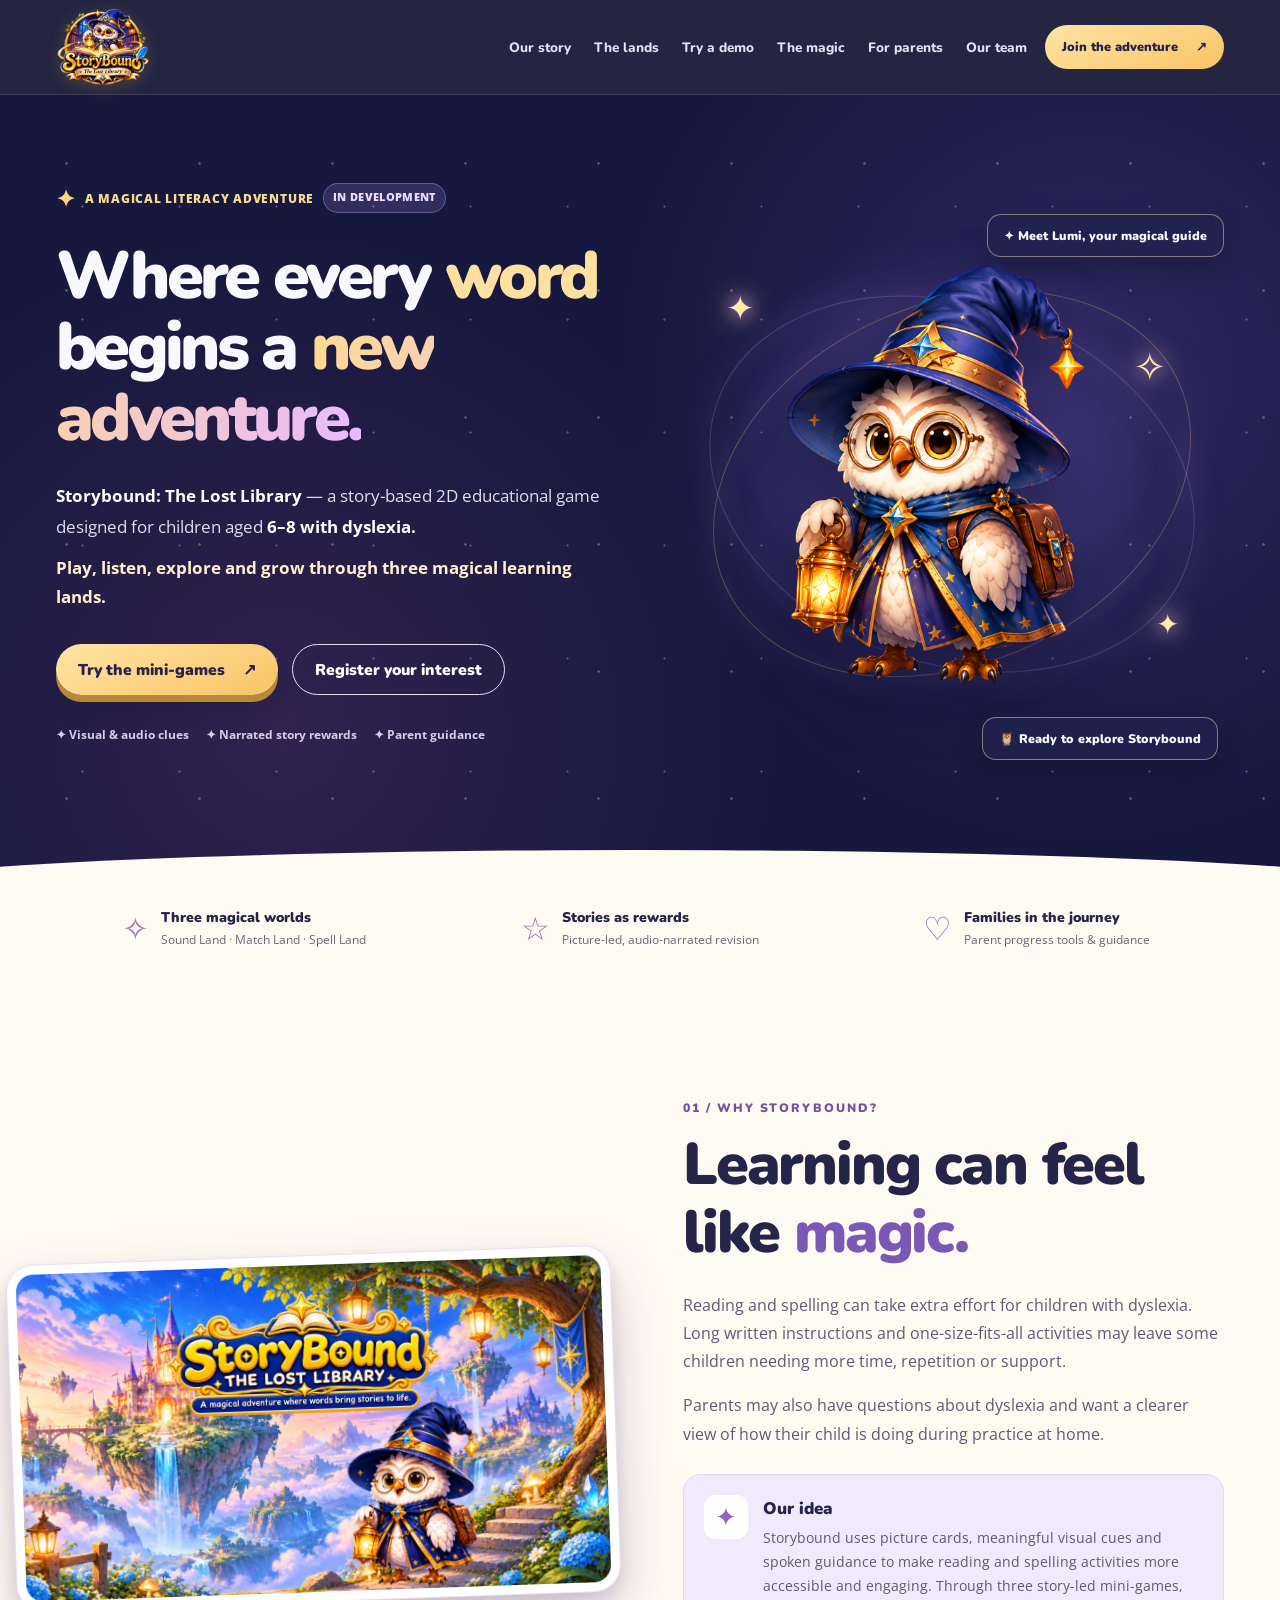
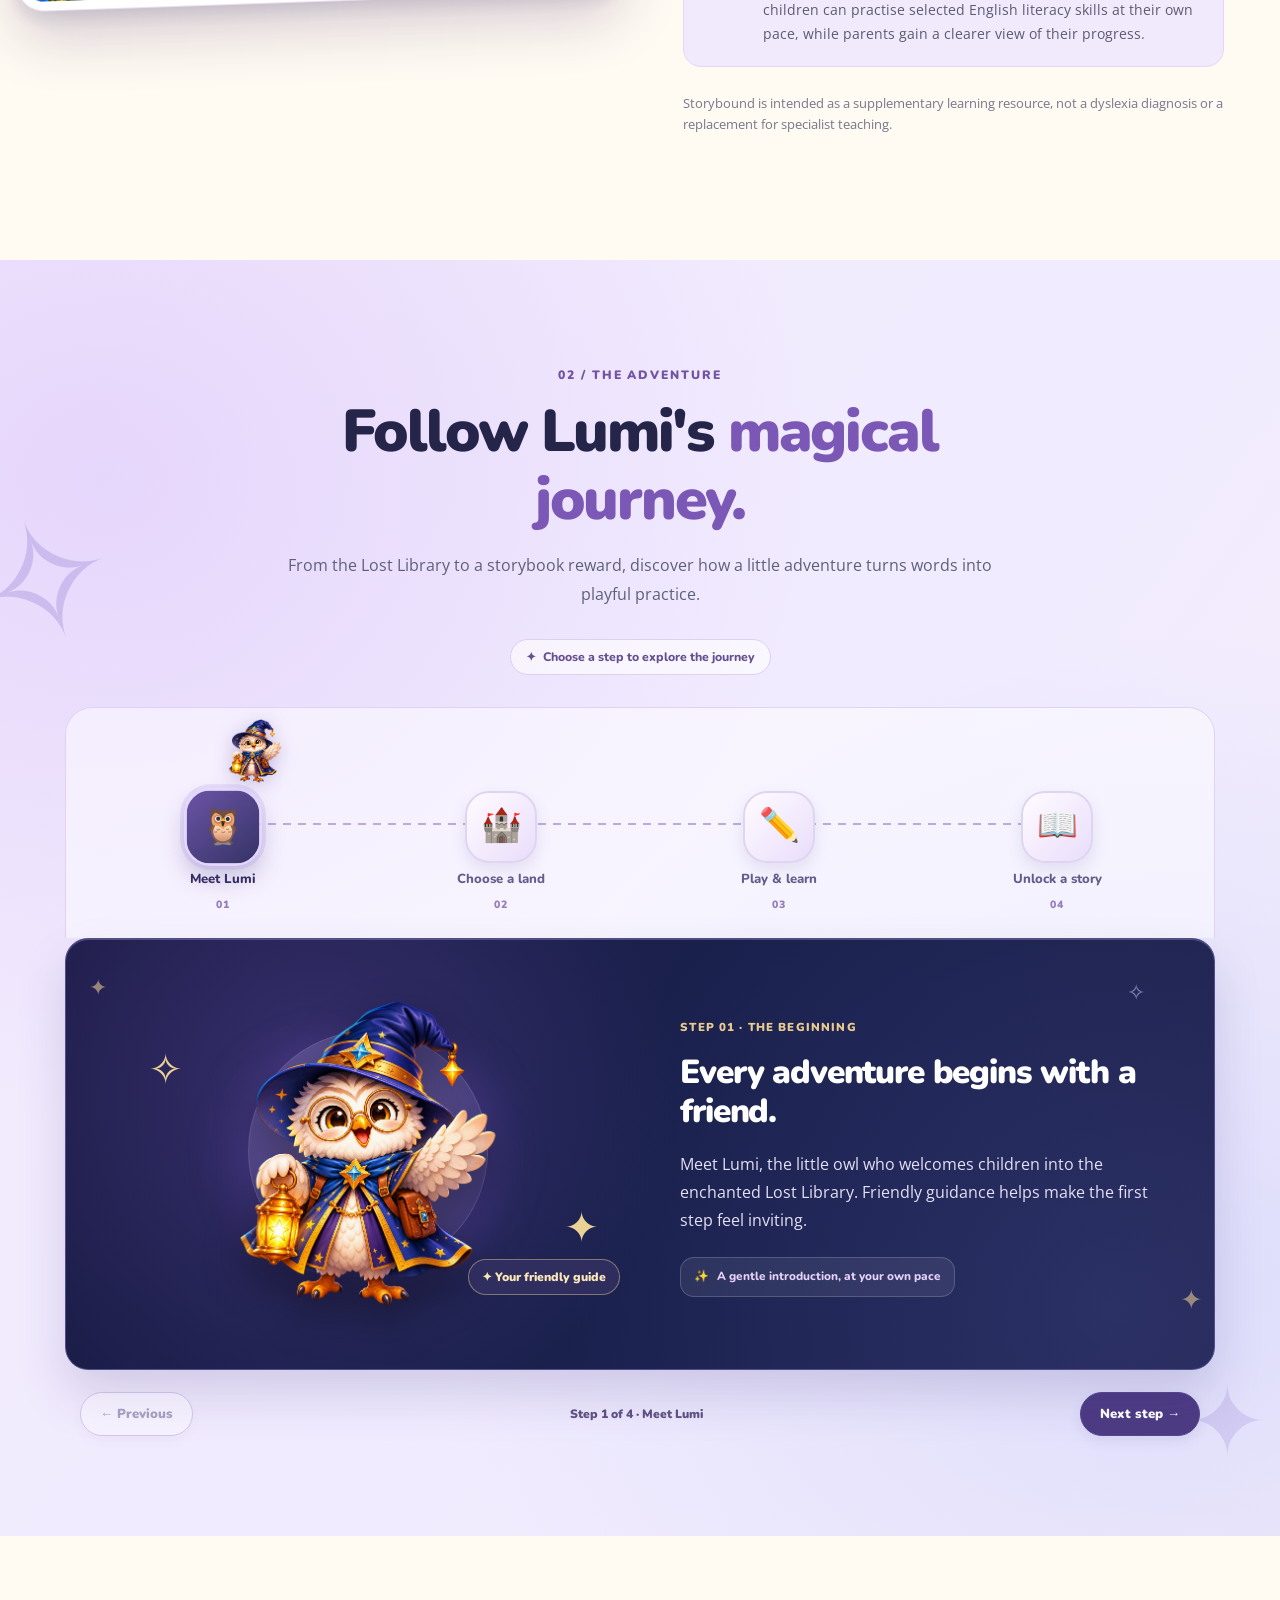
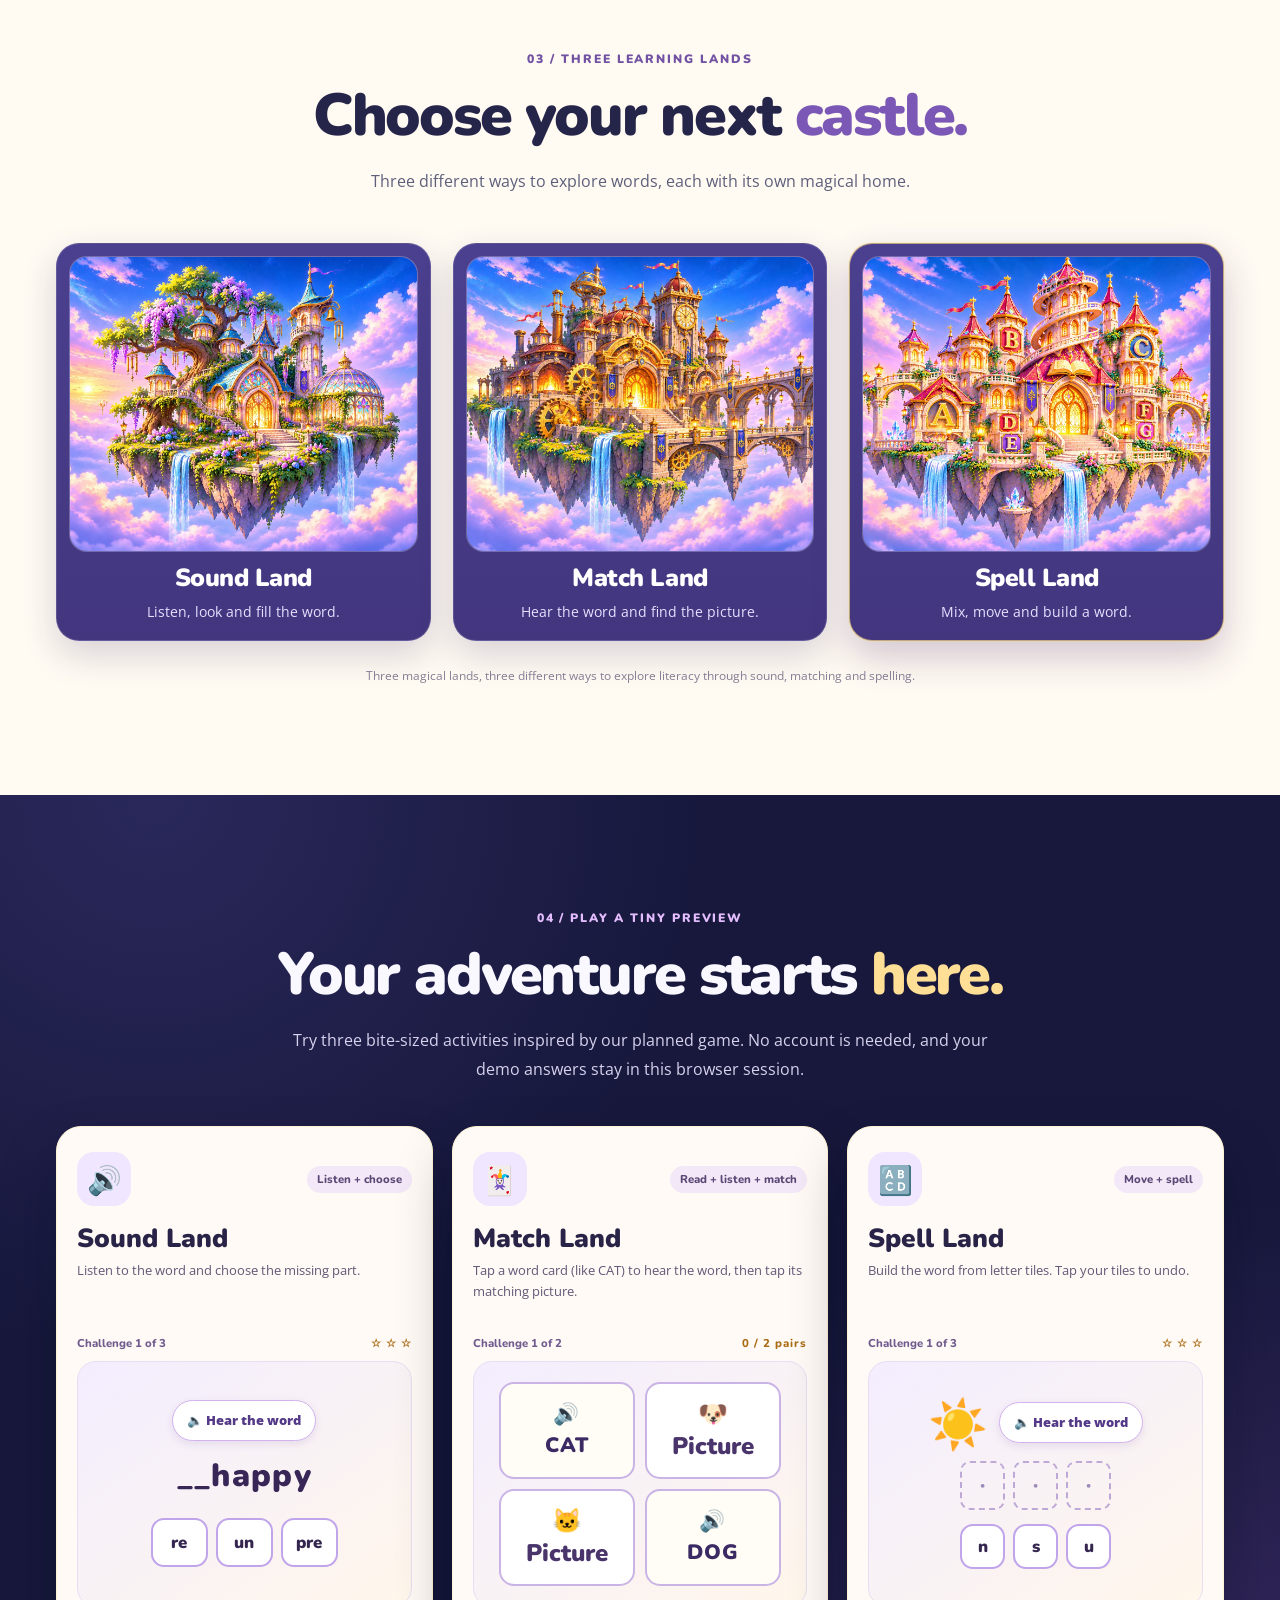
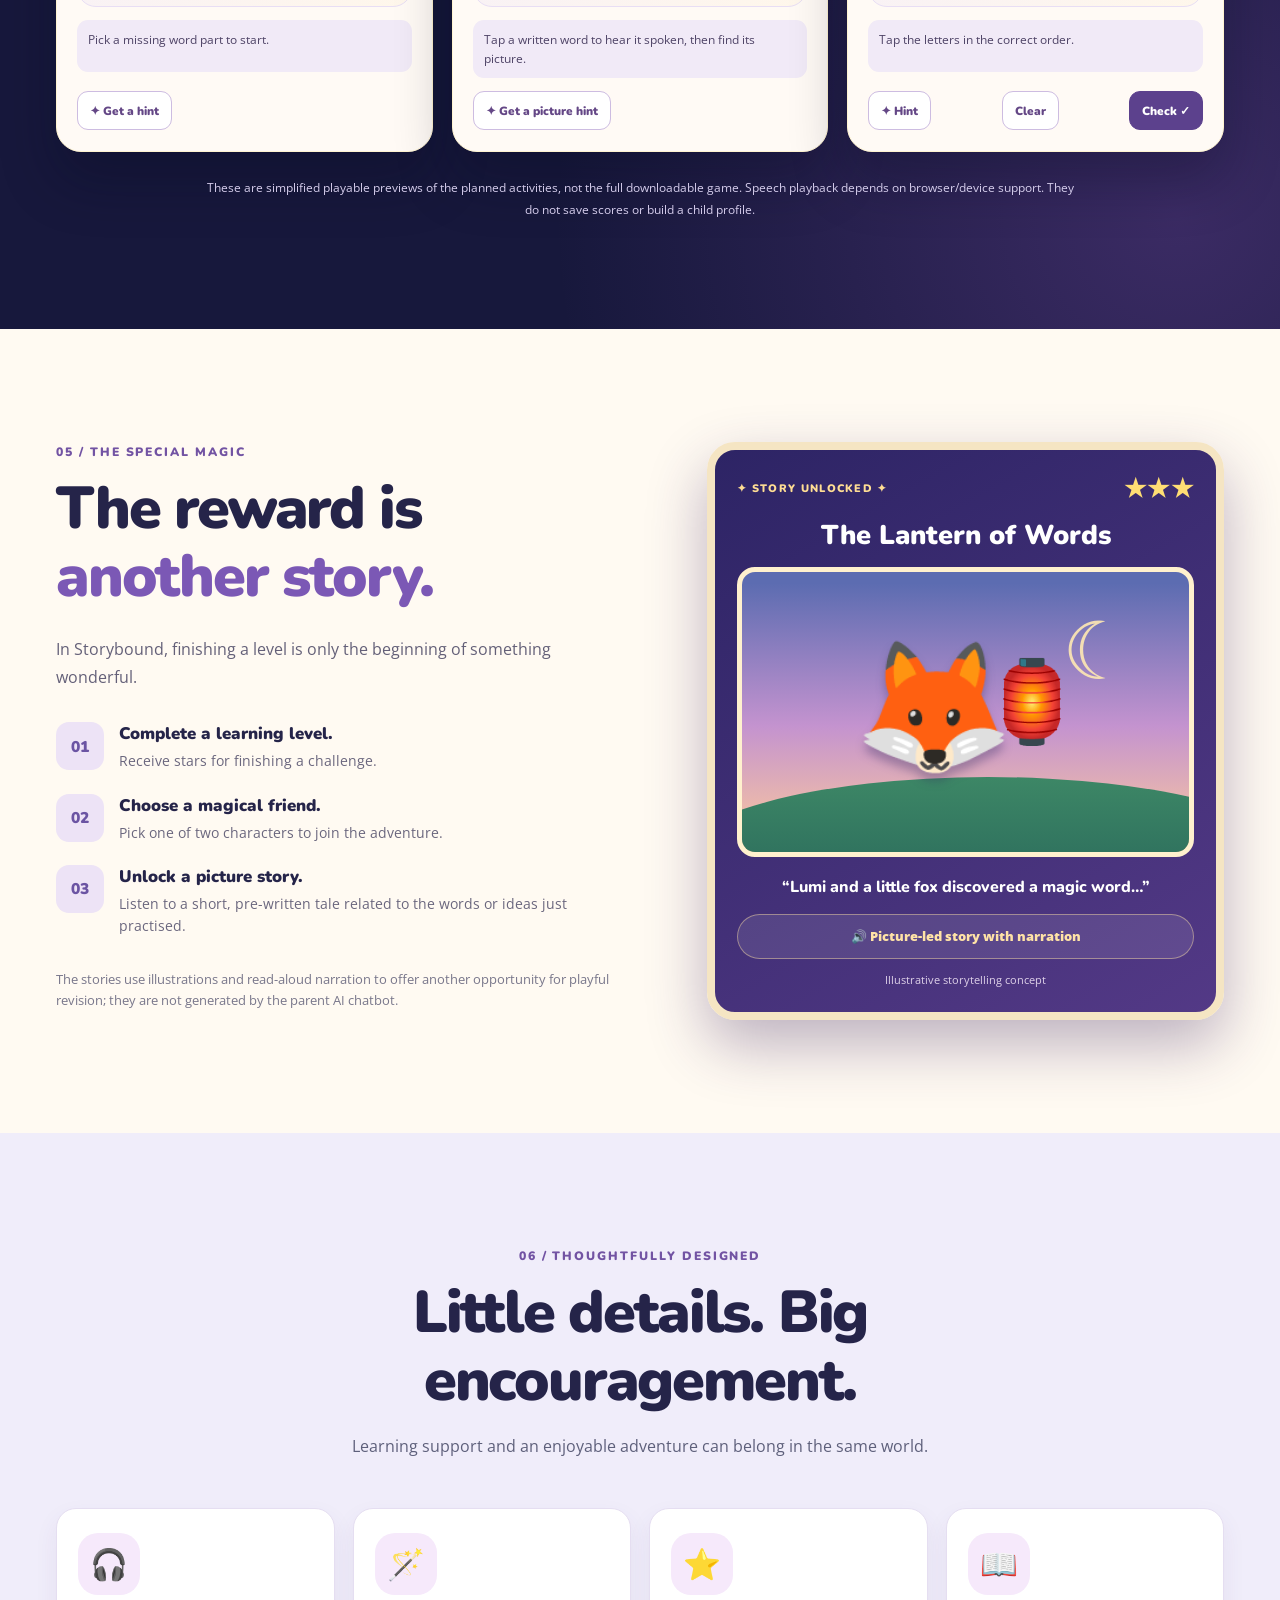
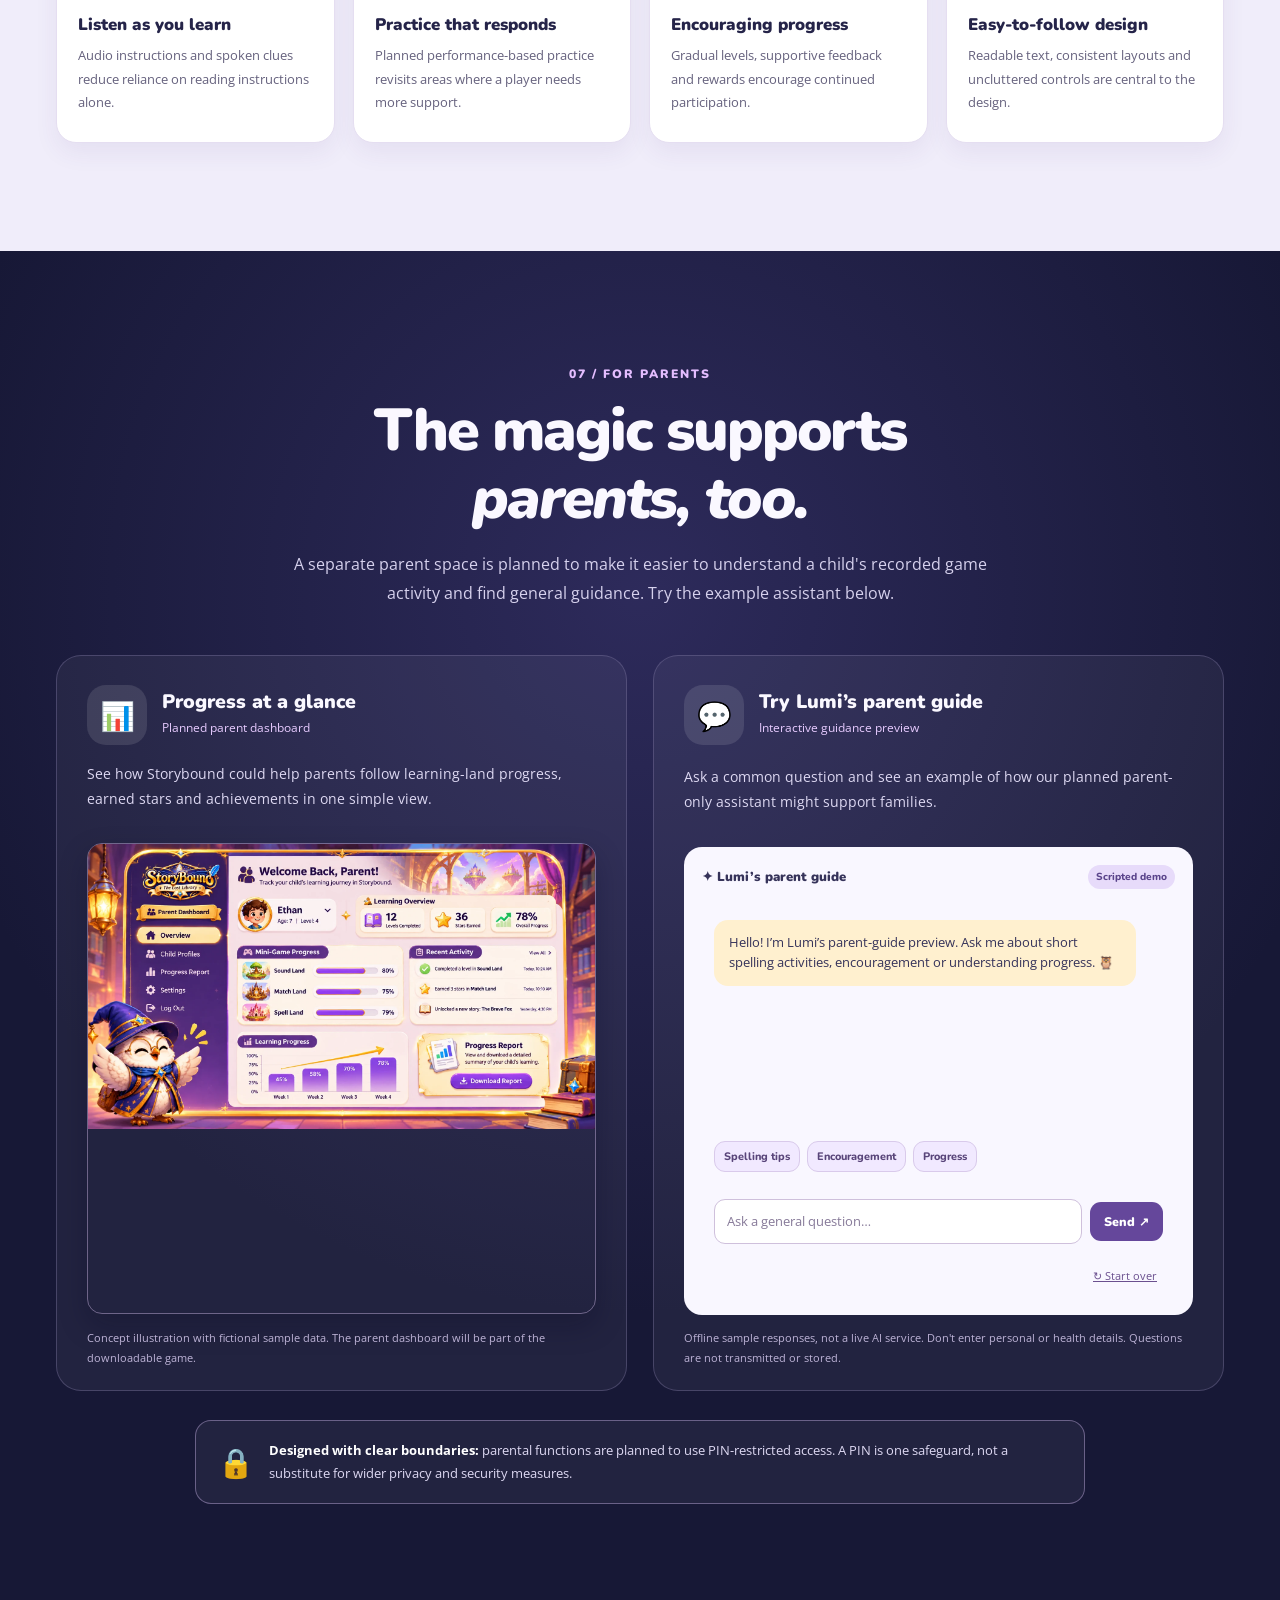
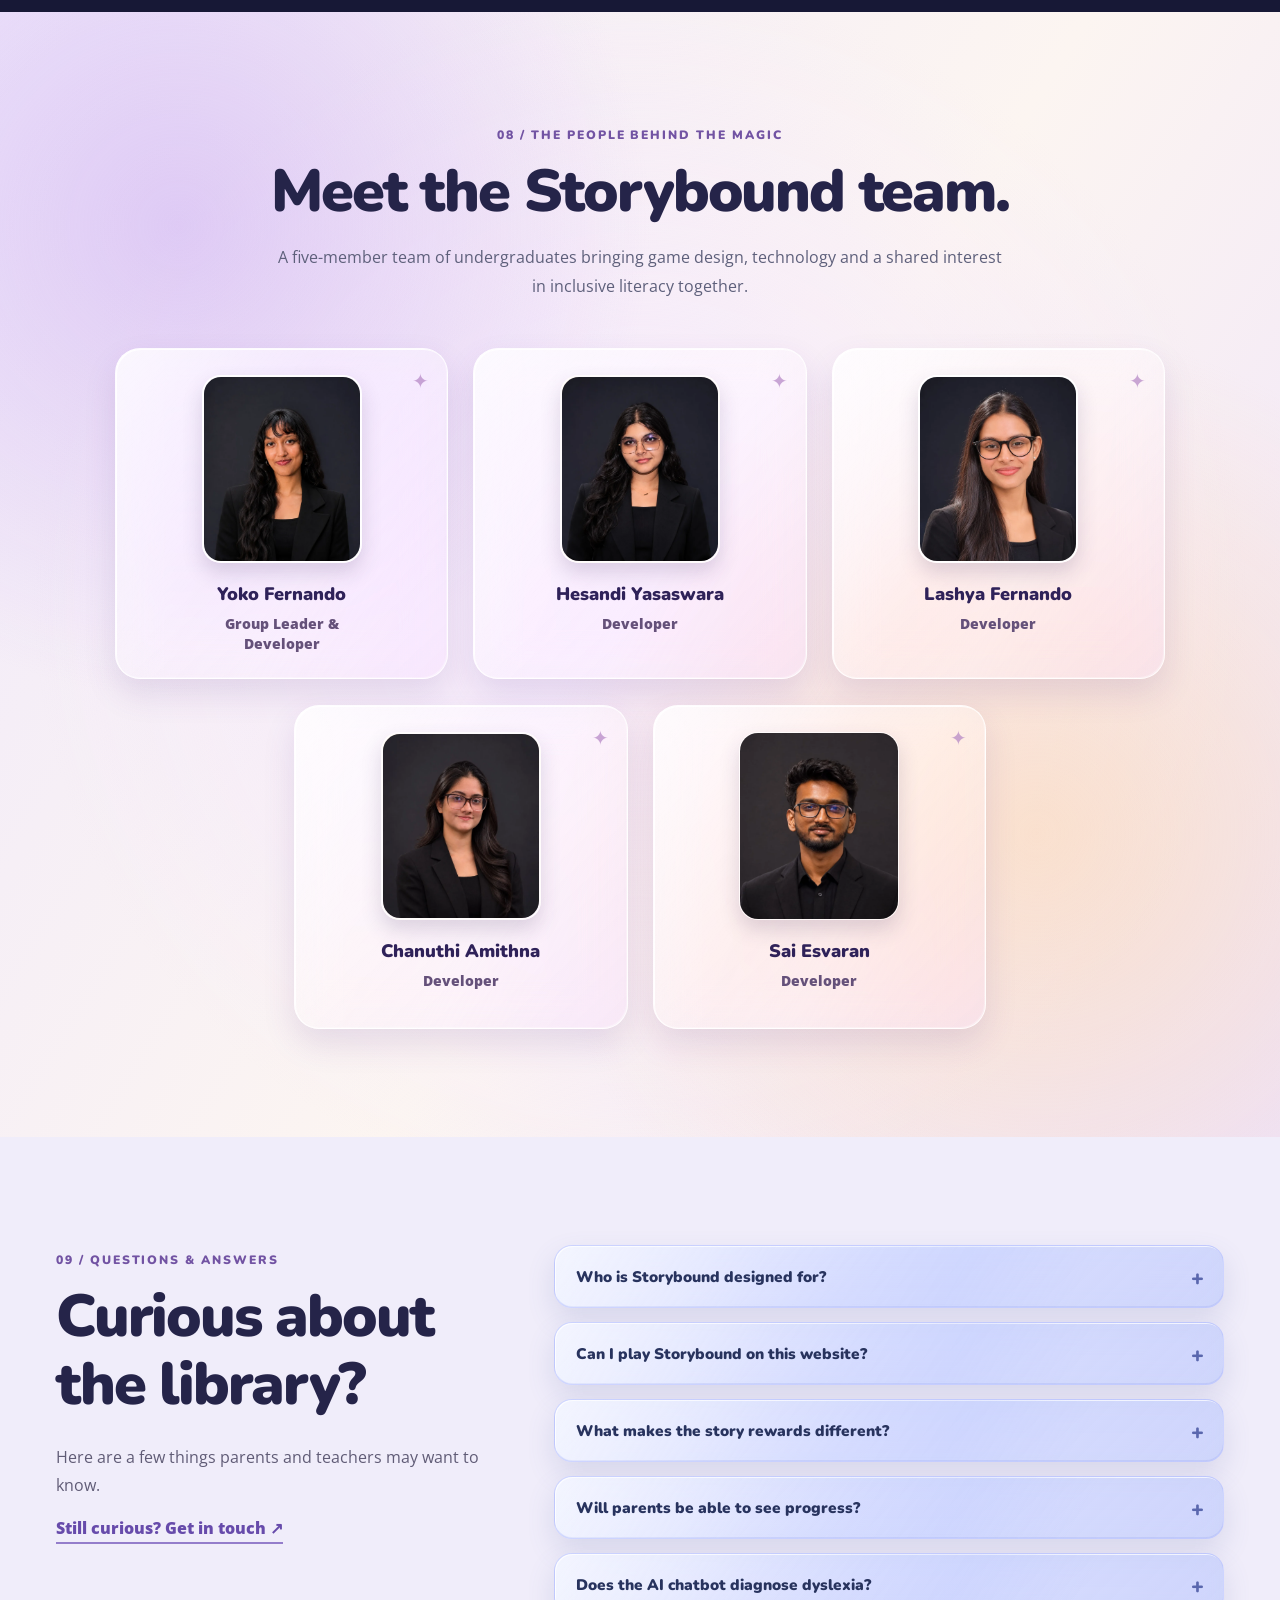
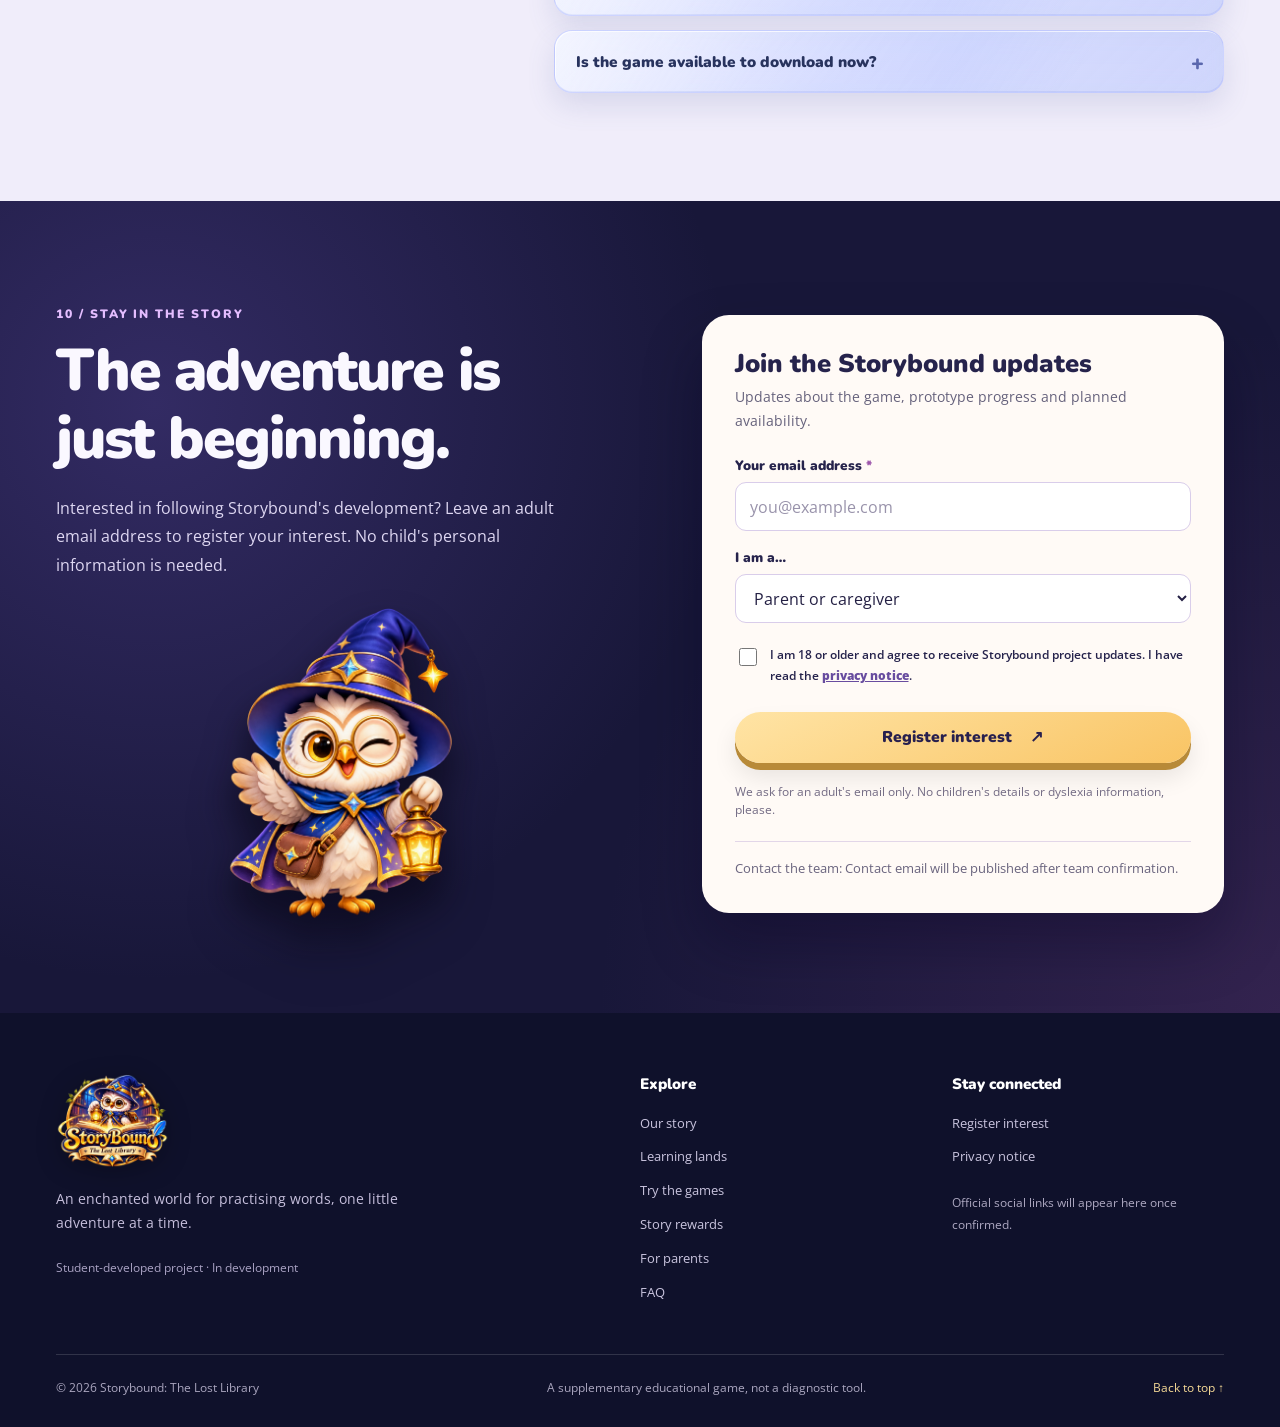
<file: marketing-website/index.html>
<!DOCTYPE html>

<html lang="en">
<head>
<meta charset="utf-8"/>
<meta content="width=device-width, initial-scale=1" name="viewport"/>
<meta content="#151737" name="theme-color"/>
<meta content="Step into Storybound: The Lost Library, a magical 2D literacy adventure in development for children aged 6–8 with dyslexia. Meet Lumi and explore Sound Land, Match Land and Spell Land." name="description"/>
<meta content="index,follow" name="robots"/>
<meta content="website" property="og:type"/>
<meta content="Storybound: The Lost Library | A magical adventure through words" property="og:title"/>
<meta content="A story-based literacy adventure for children aged 6–8 with dyslexia, with magical mini-games, hands-on game previews, narrated story rewards and parent guidance." property="og:description"/>
<meta content="assets/social-preview.jpg" property="og:image"/>
<meta content="1200" property="og:image:width"/>
<meta content="630" property="og:image:height"/>
<meta content="summary_large_image" name="twitter:card"/>
<link href="favicon.svg" rel="icon" type="image/svg+xml"/>
<link href="https://fonts.googleapis.com" rel="preconnect"/>
<link crossorigin="" href="https://fonts.gstatic.com" rel="preconnect"/>
<link href="https://fonts.googleapis.com/css2?family=Nunito:wght@500;600;700;800;900&amp;family=Open+Sans:wght@400;500;600;700&amp;display=swap" rel="stylesheet"/>
<link href="styles.css" rel="stylesheet"/>
<link href="journey.css" rel="stylesheet"/>
<script defer="" src="site-config.js"></script>
<script defer="" src="script.js"></script>
<script defer="" src="interactive-demos.js"></script>
<script defer src="journey.js"></script>
<title>Storybound: The Lost Library — A magical adventure through words</title>
</head>
<body>
<a class="skip-link" href="#main">Skip to content</a>
<header class="site-header" id="top">
<div class="container header-row">
<a aria-label="Storybound: The Lost Library, back to top" class="brand brand-with-logo" href="#top">
<img alt="Storybound: The Lost Library logo featuring Lumi the owl and a magic book" class="brand-logo" decoding="async" height="407" src="assets/storybound-logo.png" width="490"/>
</a>
<nav aria-label="Main navigation" class="desktop-nav">
<a href="#about">Our story</a><a href="#lands">The lands</a><a href="#demo">Try a demo</a><a href="#magic">The magic</a><a href="#parents">For parents</a><a href="#team">Our team</a>
</nav>
<a class="button button-gold nav-cta" href="#join">Join the adventure <span aria-hidden="true">↗</span></a>
<button aria-controls="mobile-nav" aria-expanded="false" aria-label="Open navigation menu" class="menu-toggle" type="button"><span></span><span></span><span></span></button>
</div>
<nav aria-label="Mobile navigation" class="mobile-nav" hidden="" id="mobile-nav">
<a href="#about">Our story</a><a href="#lands">The lands</a><a href="#demo">Try a demo</a><a href="#magic">The magic</a><a href="#parents">For parents</a><a href="#team">Our team</a><a href="#join">Join the adventure</a>
</nav>
</header>
<main id="main">
<section aria-labelledby="hero-heading" class="hero section-dark">
<div aria-hidden="true" class="hero-stars"></div>
<div class="container hero-grid">
<div class="hero-copy">
<span class="eyebrow"><span aria-hidden="true" class="tiny-star">✦</span> A magical literacy adventure <span class="badge-quiet">In development</span></span>
<h1 id="hero-heading">Where every <em>word</em> begins a <em>new adventure.</em></h1>
<p class="hero-lead"><strong>Storybound: The Lost Library</strong> — a story-based 2D educational game designed for children aged <strong>6–8 with dyslexia.</strong><span class="hero-lead-second">Play, listen, explore and grow through three magical learning lands.</span></p>
<div class="hero-actions"><a class="button button-gold" href="#demo">Try the mini-games <span aria-hidden="true">↗</span></a><a class="button button-outline" href="#join">Register your interest</a></div>
<div class="hero-points"><span>✦ Visual &amp; audio clues</span><span>✦ Narrated story rewards</span><span>✦ Parent guidance</span></div>
</div>
<div aria-label="Lumi the owl guide from Storybound" class="hero-visual hero-visual-lumi">
<div aria-hidden="true" class="hero-glow"></div>
<div class="hero-lumi-frame">
<span aria-hidden="true" class="lumi-orbit lumi-orbit-one"></span>
<span aria-hidden="true" class="lumi-orbit lumi-orbit-two"></span>
<span aria-hidden="true" class="lumi-sparkle lumi-sparkle-one">✦</span>
<span aria-hidden="true" class="lumi-sparkle lumi-sparkle-two">✧</span>
<span aria-hidden="true" class="lumi-sparkle lumi-sparkle-three">✦</span>
<div class="hero-lumi-stage" id="hero-lumi-stage">
<div class="hero-lumi-float">
<img alt="Lumi, the friendly owl guide wearing a blue wizard hat, glasses and carrying a glowing lantern" class="hero-lumi hero-lumi-main" fetchpriority="high" height="1254" src="assets/lumi-main.png" width="1254"/>
</div>
</div>
</div>
<div class="visual-label label-top"><span aria-hidden="true">✦</span> Meet Lumi, your magical guide</div>
<div class="visual-label label-bottom"><span aria-hidden="true">🦉</span> Ready to explore Storybound</div>
</div>
</div>
<div aria-hidden="true" class="hero-wave"></div>
</section>
<section aria-label="Highlights" class="intro-strip">
<div class="container strip-grid">
<div><span class="strip-ico">✧</span><span><strong>Three magical worlds</strong><small>Sound Land · Match Land · Spell Land</small></span></div>
<div><span class="strip-ico">☆</span><span><strong>Stories as rewards</strong><small>Picture-led, audio-narrated revision</small></span></div>
<div><span class="strip-ico">♡</span><span><strong>Families in the journey</strong><small>Parent progress tools &amp; guidance</small></span></div>
</div>
</section>
<section aria-labelledby="about-heading" class="section section-cream" id="about">
<div class="container two-col about-layout">
<div class="about-art-wrap reveal">
<div class="image-mat"><img alt="Storybound: The Lost Library artwork with Lumi, the Storybound logo, floating castles, lanterns and a magical landscape" height="725" loading="lazy" src="assets/storybound-why-landscape.png" width="1297"/></div>
</div>
<div class="reveal">
<span class="section-label">01 / Why Storybound?</span>
<h2 id="about-heading">Learning can feel like <span class="ink-accent">magic.</span></h2>
<p>Reading and spelling can take extra effort for children with dyslexia. Long written instructions and one-size-fits-all activities may leave some children needing more time, repetition or support.</p>
<p>Parents may also have questions about dyslexia and want a clearer view of how their child is doing during practice at home.</p>
<div class="solution-callout"><span aria-hidden="true" class="callout-icon">✦</span><div><strong>Our idea</strong><p>Storybound uses picture cards, meaningful visual cues and spoken guidance to make reading and spelling activities more accessible and engaging. Through three story-led mini-games, children can practise selected English literacy skills at their own pace, while parents gain a clearer view of their progress.</p></div></div>
<p class="fine-print">Storybound is intended as a supplementary learning resource, not a dyslexia diagnosis or a replacement for specialist teaching.</p>
</div>
</div>
</section>
<section aria-labelledby="journey-heading" class="section section-violet journey-section journey-interactive" id="journey">
  <div class="container">
    <div class="center-heading reveal journey-heading">
      <span class="section-label">02 / The adventure</span>
      <h2 id="journey-heading">Follow Lumi's <span class="ink-accent">magical journey.</span></h2>
      <p>From the Lost Library to a storybook reward, discover how a little adventure turns words into playful practice.</p>
      <span class="journey-instruction"><span aria-hidden="true">✦</span> Choose a step to explore the journey</span>
    </div>

    <div class="journey-experience reveal" id="journey-experience">
      <div class="journey-track-wrap">
        <div class="journey-track" role="group" aria-label="Explore the four steps of Storybound">
          <div class="journey-track-line" aria-hidden="true"><span class="journey-track-progress" id="journey-track-progress"></span></div>
          <img class="journey-track-lumi" src="assets/lumi-welcome.webp" alt="" width="78" height="78" aria-hidden="true" decoding="async" loading="lazy"/>
          <button type="button" class="journey-checkpoint is-active" data-journey-step="0" aria-pressed="true" aria-controls="journey-stage-1"><span class="journey-checkpoint-orb" aria-hidden="true">🦉</span><span class="journey-checkpoint-title">Meet Lumi</span><span class="journey-checkpoint-number">01</span></button>
          <button type="button" class="journey-checkpoint" data-journey-step="1" aria-pressed="false" aria-controls="journey-stage-2"><span class="journey-checkpoint-orb" aria-hidden="true">🏰</span><span class="journey-checkpoint-title">Choose a land</span><span class="journey-checkpoint-number">02</span></button>
          <button type="button" class="journey-checkpoint" data-journey-step="2" aria-pressed="false" aria-controls="journey-stage-3"><span class="journey-checkpoint-orb" aria-hidden="true">✏️</span><span class="journey-checkpoint-title">Play &amp; learn</span><span class="journey-checkpoint-number">03</span></button>
          <button type="button" class="journey-checkpoint" data-journey-step="3" aria-pressed="false" aria-controls="journey-stage-4"><span class="journey-checkpoint-orb" aria-hidden="true">📖</span><span class="journey-checkpoint-title">Unlock a story</span><span class="journey-checkpoint-number">04</span></button>
        </div>
      </div>

      <div class="journey-viewport" aria-live="off">
        <span class="journey-sky-sparkle sparkle-a" aria-hidden="true">✦</span><span class="journey-sky-sparkle sparkle-b" aria-hidden="true">✧</span><span class="journey-sky-sparkle sparkle-c" aria-hidden="true">✦</span>

        <article class="journey-stage" id="journey-stage-1" data-journey-panel="0" aria-labelledby="journey-step-1-title">
          <div class="journey-stage-art journey-lumi-art">
            <div class="journey-moon" aria-hidden="true"></div><span class="journey-decor-star decor-star-one" aria-hidden="true">✧</span><span class="journey-decor-star decor-star-two" aria-hidden="true">✦</span>
            <img src="assets/lumi-welcome.webp" width="460" height="460" alt="Lumi the owl wizard smiling and welcoming the player" class="journey-lumi-image" loading="lazy" decoding="async"/>
            <div class="journey-art-label"><span aria-hidden="true">✦</span> Your friendly guide</div>
          </div>
          <div class="journey-stage-copy">
            <span class="journey-step-kicker">STEP 01 · THE BEGINNING</span>
            <h3 id="journey-step-1-title">Every adventure begins with a friend.</h3>
            <p>Meet Lumi, the little owl who welcomes children into the enchanted Lost Library. Friendly guidance helps make the first step feel inviting.</p>
            <div class="journey-feature-tag"><span aria-hidden="true">✨</span> A gentle introduction, at your own pace</div>
          </div>
        </article>

        <article class="journey-stage" id="journey-stage-2" data-journey-panel="1" aria-labelledby="journey-step-2-title" hidden>
          <div class="journey-stage-art journey-guide-art">
            <img src="assets/lumi-welcome.webp" width="300" height="300" alt="Lumi smiling beside the learning lands" class="journey-guide-lumi" loading="lazy" decoding="async"/>
            <div class="journey-land-list" role="list" aria-label="Storybound's three learning lands">
              <div class="journey-land-text" role="listitem"><span aria-hidden="true">🔊</span><div><strong>Sound Land</strong><small>Listen to clues and complete words.</small></div></div>
              <div class="journey-land-text" role="listitem"><span aria-hidden="true">🃏</span><div><strong>Match Land</strong><small>Hear the word and find the matching picture.</small></div></div>
              <div class="journey-land-text" role="listitem"><span aria-hidden="true">🔠</span><div><strong>Spell Land</strong><small>Move letters into place to build the word.</small></div></div>
            </div>
          </div>
          <div class="journey-stage-copy">
            <span class="journey-step-kicker">STEP 02 · CHOOSE A LAND</span>
            <h3 id="journey-step-2-title">Pick a path that fits the learning moment.</h3>
            <p>Storybound is organised into three learning lands. Each one focuses on a different kind of literacy practice, so children can explore sound, matching and spelling in a playful way.</p>
            <div class="journey-feature-tag"><span aria-hidden="true">✨</span> Three lands, three different learning experiences</div>
          </div>
        </article>

        <article class="journey-stage" id="journey-stage-3" data-journey-panel="2" aria-labelledby="journey-step-3-title" hidden>
          <div class="journey-stage-art journey-play-art journey-curious-lumi-art">
            <img src="assets/lumi-curious-adventure.webp" width="1182" height="1330" alt="Curious Lumi the owl wizard looking thoughtfully upward at a golden question mark" class="journey-curious-lumi" loading="lazy" decoding="async"/>
          </div>
          <div class="journey-stage-copy">
            <span class="journey-step-kicker">STEP 03 · PLAY &amp; LEARN</span>
            <h3 id="journey-step-3-title">See the game, then try the full demos below.</h3>
            <p>Each learning land includes guided, picture-led activities designed to feel playful and encouraging. This section now shows just a visual preview, while the full hands-on demos are available further down the page.</p>
            <a href="#demo" class="journey-inline-link">Try all three mini-game demos <span aria-hidden="true">↗</span></a>
          </div>
        </article>

        <article class="journey-stage" id="journey-stage-4" data-journey-panel="3" aria-labelledby="journey-step-4-title" hidden>
          <div class="journey-stage-art journey-book-art">
            <div class="journey-storybook" id="journey-storybook">
              <div class="journey-book-cover" aria-hidden="true"><span class="journey-book-top">✦ STORY UNLOCKED ✦</span><span class="journey-book-center">📖</span><strong>The Lantern<br/>of Words</strong><span class="journey-book-stars">★ ★ ★</span></div>
              <div class="journey-book-inside" aria-hidden="true"><span>✦ A new chapter ✦</span><span class="journey-book-scene">🦉 🏮 ✨</span><strong>A little light for every word.</strong></div>
            </div>
            <button id="journey-book-toggle" class="journey-book-toggle" type="button" aria-expanded="false" aria-controls="journey-book-message">Open the storybook <span aria-hidden="true">✧</span></button>
            <p class="journey-book-message" id="journey-book-message" hidden>✨ The story unfolds! In the full game, completed levels unlock short illustrated, narrated tales.</p>
          </div>
          <div class="journey-stage-copy">
            <span class="journey-step-kicker">STEP 04 · THE REWARD</span>
            <h3 id="journey-step-4-title">And every success opens a new story.</h3>
            <p>After completing levels, children earn stars and unlock picture-led, narrated stories that bring familiar words back into the adventure.</p>
            <div class="journey-feature-tag"><span aria-hidden="true">⭐</span> Encouragement through stories and rewards</div>
          </div>
        </article>
      </div>

      <div class="journey-footer">
        <button type="button" class="journey-step-button journey-prev" id="journey-prev" disabled><span aria-hidden="true">←</span> Previous</button>
        <span class="journey-step-status" id="journey-step-status" aria-live="polite">Step 1 of 4 · Meet Lumi</span>
        <button type="button" class="journey-step-button journey-next" id="journey-next">Next step <span aria-hidden="true">→</span></button>
      </div>
    </div>
  </div>
</section>
<section aria-labelledby="lands-heading" class="section section-cream lands-section" id="lands">
<div class="container">
<div class="center-heading reveal"><span class="section-label">03 / Three learning lands</span><h2 id="lands-heading">Choose your next <span class="ink-accent">castle.</span></h2><p>Three different ways to explore words, each with its own magical home.</p></div>
<div class="land-grid land-grid-visual">
<article class="land-card land-card-visual sound reveal">
  <a class="land-card-link" href="#demo" aria-label="Go to the playable demo section for Sound Land">
    <div class="land-visual-frame"><img alt="Sound Land castle surrounded by glowing gardens, colourful flowers and a waterfall" height="1086" loading="lazy" src="assets/castle-sound.webp" width="1448"/></div>
    <div class="land-card-footer"><h3>Sound Land</h3><p>Listen, look and fill the word.</p></div>
  </a>
</article>
<article class="land-card land-card-visual match reveal">
  <a class="land-card-link" href="#demo" aria-label="Go to the playable demo section for Match Land">
    <div class="land-visual-frame"><img alt="Match Land clockwork castle featuring golden gears, towers and glowing magical gates" height="1086" loading="lazy" src="assets/castle-match.webp" width="1448"/></div>
    <div class="land-card-footer"><h3>Match Land</h3><p>Hear the word and find the picture.</p></div>
  </a>
</article>
<article class="land-card land-card-visual spell reveal is-featured">
  <a class="land-card-link" href="#demo" aria-label="Go to the playable demo section for Spell Land">
    <div class="land-visual-frame"><img alt="Spell Land castle with colourful alphabet letters on towers and a glowing open book" height="1086" loading="lazy" src="assets/castle-spell.webp" width="1448"/></div>
    <div class="land-card-footer"><h3>Spell Land</h3><p>Mix, move and build a word.</p></div>
  </a>
</article>
</div>
<p class="gallery-caption">Three magical lands, three different ways to explore literacy through sound, matching and spelling.</p>
</div>
</section>
<section aria-labelledby="demo-heading" class="section section-dark demos-section" id="demo">
<div class="container">
<div class="center-heading reveal">
<span class="section-label label-light">04 / Play a tiny preview</span>
<h2 id="demo-heading">Your adventure starts <em>here.</em></h2>
<p>Try three bite-sized activities inspired by our planned game. No account is needed, and your demo answers stay in this browser session.</p>
</div>
<div class="demo-grid">
<article aria-labelledby="sound-game-heading" class="demo-card reveal" id="sound-game">
<div class="demo-card-top"><span aria-hidden="true" class="demo-icon">🔊</span><span class="demo-tag">Listen + choose</span></div>
<h3 id="sound-game-heading">Sound Land</h3>
<p class="demo-instruction">Listen to the word and choose the missing part.</p>
<div class="demo-progress"><span id="sound-progress">Challenge 1 of 3</span><span aria-label="Stars earned" id="sound-stars">☆ ☆ ☆</span></div>
<div class="demo-playfield sound-playfield">
<button class="demo-listen" id="sound-listen" type="button">🔈 Hear the word</button>
<div aria-label="Complete the word" class="sound-word" id="sound-word">__happy</div>
<div aria-label="Choose a missing word part" class="demo-answer-choices" id="sound-options" role="group"></div>
</div>
<p aria-live="polite" class="demo-feedback" id="sound-feedback" role="status">Pick a missing word part to start.</p>
<div class="demo-actions"><button class="demo-secondary" id="sound-hint" type="button">✦ Get a hint</button><button class="demo-primary" hidden="" id="sound-next" type="button">Next word →</button><button class="demo-primary" hidden="" id="sound-restart" type="button">Play again ↻</button></div>
</article>
<article aria-labelledby="match-game-heading" class="demo-card reveal" id="match-game">
<div class="demo-card-top"><span aria-hidden="true" class="demo-icon">🃏</span><span class="demo-tag">Read + listen + match</span></div>
<h3 id="match-game-heading">Match Land</h3>
<p class="demo-instruction">Tap a word card (like CAT) to hear the word, then tap its matching picture.</p>
<div class="demo-progress"><span id="match-progress">Challenge 1 of 2</span><span aria-label="Pairs matched" id="match-stars">0 / 2 pairs</span></div>
<div class="demo-playfield match-playfield"><div aria-label="Two readable word cards and two picture cards" class="match-demo-board" id="match-board" role="group"></div></div>
<p aria-live="polite" class="demo-feedback" id="match-feedback" role="status">Start by tapping a word card to hear it aloud.</p>
<div class="demo-actions"><button class="demo-secondary" id="match-hint" type="button">✦ Get a picture hint</button><button class="demo-primary" hidden="" id="match-next" type="button">Next pairs →</button><button class="demo-primary" hidden="" id="match-restart" type="button">Play again ↻</button></div>
</article>
<article aria-labelledby="spell-game-heading" class="demo-card reveal" id="spell-game">
<div class="demo-card-top"><span aria-hidden="true" class="demo-icon">🔠</span><span class="demo-tag">Move + spell</span></div>
<h3 id="spell-game-heading">Spell Land</h3>
<p class="demo-instruction">Build the word from letter tiles. Tap your tiles to undo.</p>
<div class="demo-progress"><span id="spell-progress">Challenge 1 of 3</span><span aria-label="Stars earned" id="spell-stars">☆ ☆ ☆</span></div>
<div class="demo-playfield spell-playfield">
<div class="spell-clue"><span aria-hidden="true" id="spell-emoji">☀️</span><button class="demo-listen" id="spell-listen" type="button">🔈 Hear the word</button></div>
<div aria-label="Selected letter tiles" class="spell-slots" id="spell-slots" role="group"></div>
<div aria-label="Available letters" class="spell-tiles" id="spell-tiles" role="group"></div>
</div>
<p aria-live="polite" class="demo-feedback" id="spell-feedback" role="status">Tap the letters in the correct order.</p>
<div class="demo-actions"><button class="demo-secondary" id="spell-hint" type="button">✦ Hint</button><button class="demo-secondary" id="spell-clear" type="button">Clear</button><button class="demo-primary" id="spell-check" type="button">Check ✓</button><button class="demo-primary" hidden="" id="spell-next" type="button">Next word →</button><button class="demo-primary" hidden="" id="spell-restart" type="button">Play again ↻</button></div>
</article>
</div>
<p class="demo-disclaimer">These are simplified playable previews of the planned activities, not the full downloadable game. Speech playback depends on browser/device support. They do not save scores or build a child profile.</p>
</div>
</section>
<section aria-labelledby="magic-heading" class="section section-cream" id="magic">
<div class="container magic-layout">
<div class="magic-copy reveal"><span class="section-label">05 / The special magic</span><h2 id="magic-heading">The reward is <span class="ink-accent">another story.</span></h2><p>In Storybound, finishing a level is only the beginning of something wonderful.</p><div class="magic-list"><div><b>01</b><span><strong>Complete a learning level.</strong><small>Receive stars for finishing a challenge.</small></span></div><div><b>02</b><span><strong>Choose a magical friend.</strong><small>Pick one of two characters to join the adventure.</small></span></div><div><b>03</b><span><strong>Unlock a picture story.</strong><small>Listen to a short, pre-written tale related to the words or ideas just practised.</small></span></div></div><p class="fine-print">The stories use illustrations and read-aloud narration to offer another opportunity for playful revision; they are not generated by the parent AI chatbot.</p></div>
<div aria-label="Illustrative story reward preview" class="reward-showcase reveal"><div class="reward-header"><span>✦ STORY UNLOCKED ✦</span><span aria-label="Three reward stars" class="reward-stars">★★★</span></div><div class="reward-title">The Lantern of Words</div><div class="reward-art"><div class="reward-scene"><span class="reward-moon">☾</span><span class="reward-character">🦊</span><span class="reward-lantern">🏮</span><span class="reward-hill"></span></div></div><div class="reward-quote">“Lumi and a little fox discovered a magic word…”</div><div class="reward-audio"><span aria-hidden="true">🔊</span> Picture-led story with narration</div><div class="reward-bottom">Illustrative storytelling concept</div></div>
</div>
</section>
<section aria-labelledby="features-heading" class="section section-soft" id="features">
<div class="container"><div class="center-heading reveal"><span class="section-label">06 / Thoughtfully designed</span><h2 id="features-heading">Little details. Big encouragement.</h2><p>Learning support and an enjoyable adventure can belong in the same world.</p></div><div class="benefits-grid">
<article class="benefit reveal"><span aria-hidden="true" class="benefit-symbol">🎧</span><h3>Listen as you learn</h3><p>Audio instructions and spoken clues reduce reliance on reading instructions alone.</p></article>
<article class="benefit reveal"><span aria-hidden="true" class="benefit-symbol">🪄</span><h3>Practice that responds</h3><p>Planned performance-based practice revisits areas where a player needs more support.</p></article>
<article class="benefit reveal"><span aria-hidden="true" class="benefit-symbol">⭐</span><h3>Encouraging progress</h3><p>Gradual levels, supportive feedback and rewards encourage continued participation.</p></article>
<article class="benefit reveal"><span aria-hidden="true" class="benefit-symbol">📖</span><h3>Easy-to-follow design</h3><p>Readable text, consistent layouts and uncluttered controls are central to the design.</p></article>
</div></div>
</section>
<section aria-labelledby="parents-heading" class="section section-dark parent-section" id="parents">
<div class="container"><div class="center-heading reveal"><span class="section-label label-light">07 / For parents</span><h2 id="parents-heading">The magic supports <em>parents, too.</em></h2><p>A separate parent space is planned to make it easier to understand a child's recorded game activity and find general guidance. Try the example assistant below.</p></div>

<div class="parent-grid">
<article class="parent-card reveal"><div class="parent-card-head"><span aria-hidden="true" class="parent-icon">📊</span><div><h3>Progress at a glance</h3><p>Planned parent dashboard</p></div></div><p>See how Storybound could help parents follow learning-land progress, earned stars and achievements in one simple view.</p><div class="dashboard-mock dashboard-image-mock"><img alt="Illustration of the planned Storybound parent dashboard, showing a child profile, progress in Sound Land, Match Land and Spell Land, stars, recent activity and a learning chart" decoding="async" height="928" loading="lazy" src="assets/parent-dashboard-preview.webp" width="1648"/></div><p class="mocknote">Concept illustration with fictional sample data. The parent dashboard will be part of the downloadable game.</p></article>
<article class="parent-card reveal" id="parent-chat-demo"><div class="parent-card-head"><span aria-hidden="true" class="parent-icon">💬</span><div><h3>Try Lumi’s parent guide</h3><p>Interactive guidance preview</p></div></div>
<p>Ask a common question and see an example of how our planned parent-only assistant might support families.</p>
<div aria-label="Interactive example of parent guidance" class="chat-mock chat-demo">
<div class="mock-header"><span>✦ Lumi’s parent guide</span><span class="mock-pill">Scripted demo</span></div>
<div aria-label="Demo conversation" aria-live="polite" aria-relevant="additions" class="chat-demo-messages" id="chat-demo-messages" role="log">
<div class="chat-bubble bot-answer">Hello! I’m Lumi’s parent-guide preview. Ask me about short spelling activities, encouragement or understanding progress. 🦉</div>
</div>
<div aria-label="Sample questions" class="chat-prompt-row"><button class="chat-prompt" data-chat-prompt="How can we practise spelling?" type="button">Spelling tips</button><button class="chat-prompt" data-chat-prompt="What if my child gets frustrated?" type="button">Encouragement</button><button class="chat-prompt" data-chat-prompt="How do I read the progress dashboard?" type="button">Progress</button></div>
<form class="chat-demo-form" id="chat-demo-form"><label class="sr-only" for="chat-demo-input">Ask a general parent guidance question</label><input aria-describedby="chat-demo-note" autocomplete="off" id="chat-demo-input" maxlength="220" name="message" placeholder="Ask a general question…" type="text"/><button aria-label="Send demo question" type="submit">Send ↗</button></form>
<button class="chat-clear" id="chat-demo-clear" type="button">↻ Start over</button>
</div>
<p class="mocknote" id="chat-demo-note">Offline sample responses, not a live AI service. Don't enter personal or health details. Questions are not transmitted or stored.</p>
</article>
</div>
<div class="parent-security reveal"><span aria-hidden="true">🔒</span><p><strong>Designed with clear boundaries:</strong> parental functions are planned to use PIN-restricted access. A PIN is one safeguard, not a substitute for wider privacy and security measures.</p></div>
</div>
</section>
<section aria-labelledby="team-heading" class="section section-cream team-section" id="team">
<div class="container"><div class="center-heading reveal"><span class="section-label">08 / The people behind the magic</span><h2 id="team-heading">Meet the Storybound team.</h2><p>A five-member team of undergraduates bringing game design, technology and a shared interest in inclusive literacy together.</p></div><div aria-live="polite" class="team-grid" id="team-grid"></div><p class="team-note" id="team-note"></p></div>
</section>
<section aria-labelledby="faq-heading" class="section section-soft faq-section" id="faq">
<div class="container faq-layout"><div class="reveal"><span class="section-label">09 / Questions &amp; answers</span><h2 id="faq-heading">Curious about the library?</h2><p>Here are a few things parents and teachers may want to know.</p><a class="inline-link" href="#join">Still curious? Get in touch <span aria-hidden="true">↗</span></a></div><div class="faq-list reveal">
<details><summary>Who is Storybound designed for?</summary><p>The game is being designed for children aged 6–8 with dyslexia, focusing initially on selected English literacy skills.</p></details>
<details><summary>Can I play Storybound on this website?</summary><p>No. This is the marketing website. Storybound itself is planned as a downloadable 2D educational game, with desktop and laptop computers prioritised for the initial version.</p></details>
<details><summary>What makes the story rewards different?</summary><p>After completing a level, a child can earn stars, choose a magical character and unlock a short, narrated picture story linked to what they practised.</p></details>
<details><summary>Will parents be able to see progress?</summary><p>The planned parent dashboard will summarise activity recorded inside Storybound. It does not measure all school learning or provide clinical assessments.</p></details>
<details><summary>Does the AI chatbot diagnose dyslexia?</summary><p>No. The proposed parent-only chatbot will provide general information and learning guidance. It will not diagnose dyslexia or replace qualified professionals.</p></details>
<details><summary>Is the game available to download now?</summary><p>Storybound is currently in development. Adults can register interest to hear about development updates when the website's form is activated.</p></details>
</div></div>
</section>
<section aria-labelledby="join-heading" class="join-section section-dark" id="join">
<div class="container join-layout"><div class="join-intro reveal"><span class="section-label label-light">10 / Stay in the story</span><h2 id="join-heading">The adventure is just beginning.</h2><p>Interested in following Storybound's development? Leave an adult email address to register your interest. No child's personal information is needed.</p><div class="join-lumi join-lumi-welcome"><img alt="Lumi the friendly owl wizard winking and waving beside the registration form" height="1289" loading="eager" src="assets/lumi-wink-registration.webp" width="1220"/></div></div>
<div class="join-card reveal"><h3>Join the Storybound updates</h3><p>Updates about the game, prototype progress and planned availability.</p>
<div class="local-form-note" hidden="" id="local-form-note">This sign-up form collects real submissions only after the site is deployed to Netlify with Forms enabled. See README.md for setup.</div>
<form action="/thank-you.html" data-netlify="true" id="interest-form" method="POST" name="storybound-interest" netlify-honeypot="bot-field">
<input name="form-name" type="hidden" value="storybound-interest"/>
<p class="honeypot"><label>Leave this field blank <input autocomplete="off" name="bot-field" tabindex="-1"/></label></p>
<label for="adult-email">Your email address <span aria-hidden="true">*</span></label>
<input autocomplete="email" id="adult-email" maxlength="254" name="email" placeholder="you@example.com" required="" type="email"/>
<label for="visitor-role">I am a…</label>
<select id="visitor-role" name="role"><option value="parent">Parent or caregiver</option><option value="teacher">Teacher or educator</option><option value="other">Other interested adult</option></select>
<label class="checkbox-line" for="adult-consent"><input id="adult-consent" name="consent" required="" type="checkbox" value="I consent to updates"/><span>I am 18 or older and agree to receive Storybound project updates. I have read the <a href="privacy.html">privacy notice</a>.</span></label>
<button class="button button-gold button-full" type="submit">Register interest <span aria-hidden="true">↗</span></button>
<p class="form-footnote">We ask for an adult's email only. No children's details or dyslexia information, please.</p>
</form>
<div class="contact-links"><span>Contact the team:</span> <a hidden="" href="#join" id="team-email"></a><span id="email-unset">Contact email will be published after team confirmation.</span></div>
</div>
</div>
</section>
</main>
<footer class="site-footer"><div class="container footer-main"><div><a aria-label="Storybound: The Lost Library, back to top" class="brand footer-brand footer-brand-logo" href="#top"><img alt="Storybound: The Lost Library" decoding="async" height="407" loading="lazy" src="assets/storybound-logo.png" width="490"/></a><p>An enchanted world for practising words, one little adventure at a time.</p><small>Student-developed project · In development</small></div><nav aria-label="Footer navigation"><strong>Explore</strong><a href="#about">Our story</a><a href="#lands">Learning lands</a><a href="#demo">Try the games</a><a href="#magic">Story rewards</a><a href="#parents">For parents</a><a href="#faq">FAQ</a></nav><div class="footer-connect"><strong>Stay connected</strong><a href="#join">Register interest</a><a href="privacy.html">Privacy notice</a><div aria-label="Team social media links" id="social-links"></div><p class="footer-contact-note" id="social-note">Official social links will appear here once confirmed.</p></div></div><div class="container footer-bottom"><span>© <span id="year">2026</span> Storybound: The Lost Library</span><span>A supplementary educational game, not a diagnostic tool.</span><a href="#top">Back to top ↑</a></div></footer>
</body>
</html>
</file>
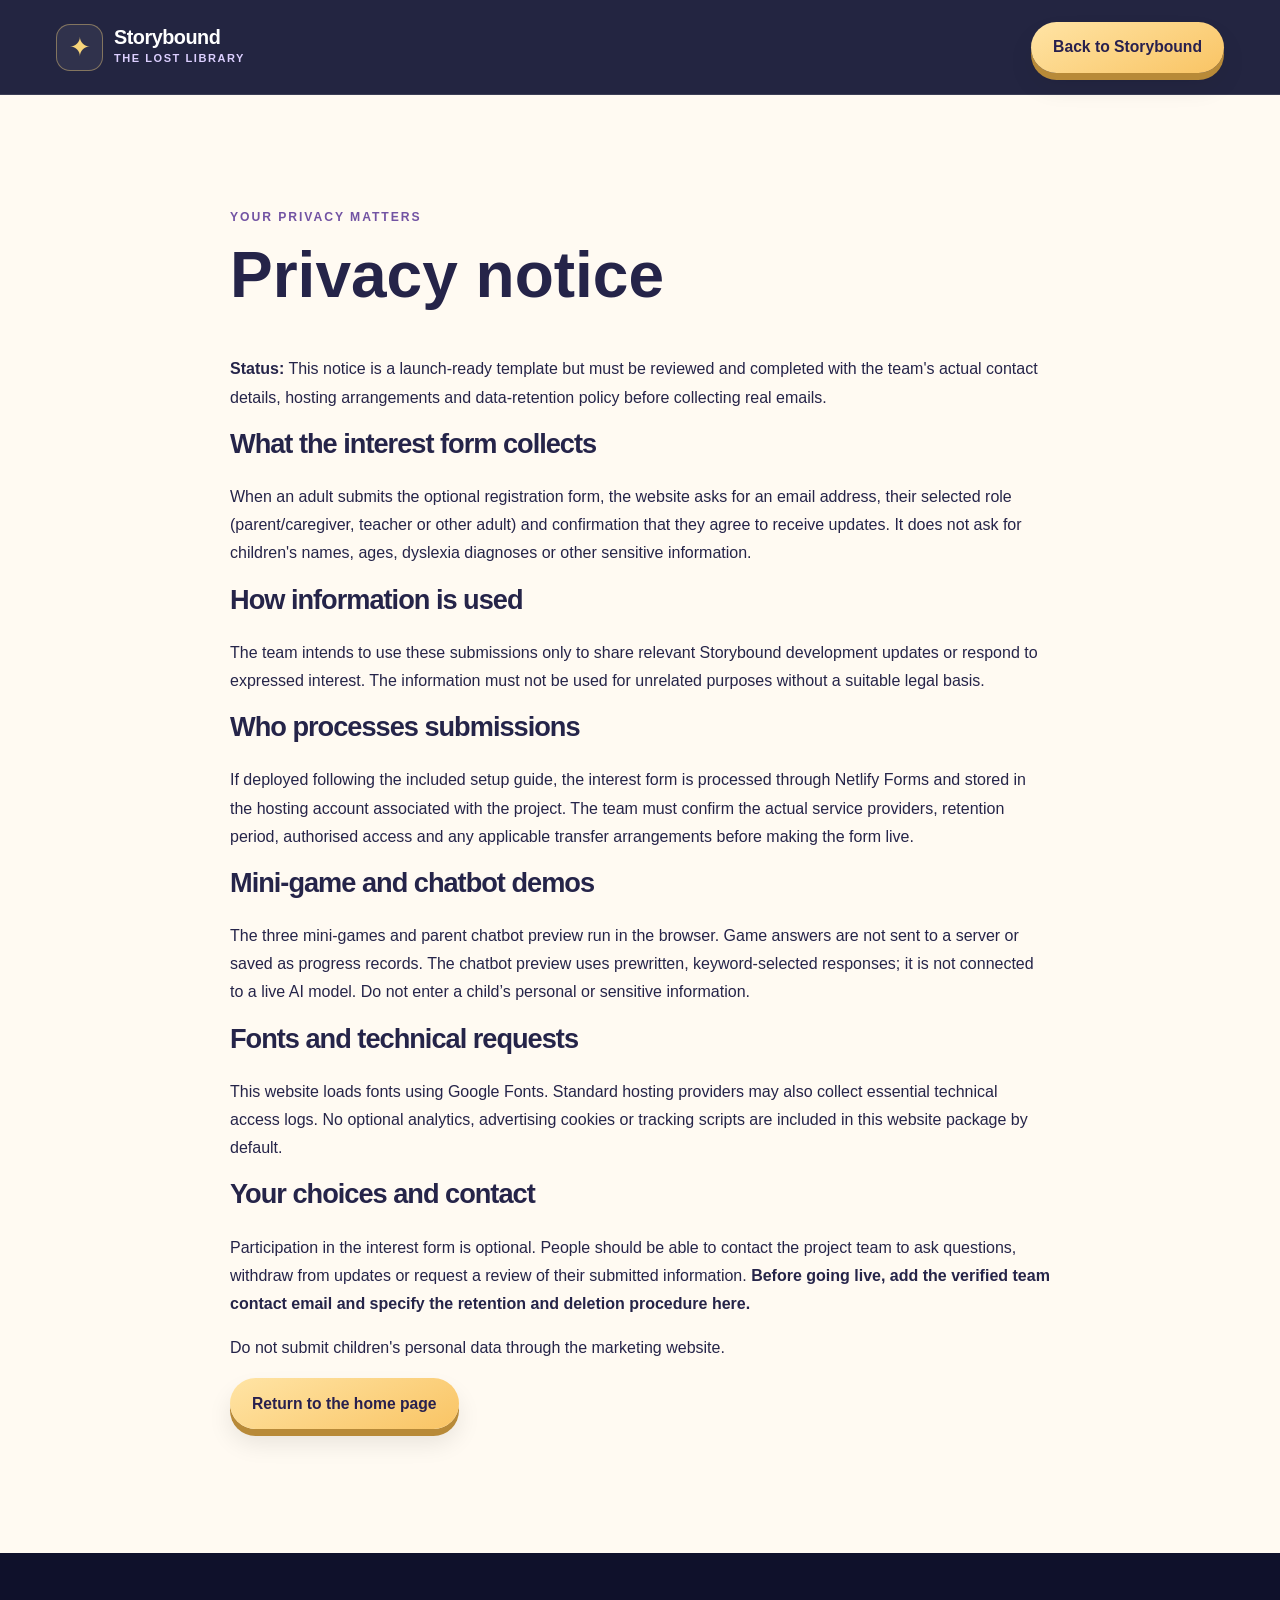
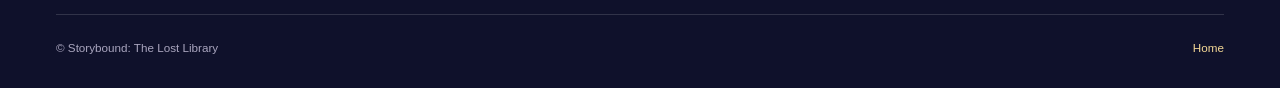
<file: marketing-website/privacy.html>
<!doctype html><html lang="en"><head><meta charset="utf-8"><meta name="viewport" content="width=device-width,initial-scale=1"><meta name="theme-color" content="#151737"><meta name="robots" content="noindex"><meta name="description" content="Privacy notice for the Storybound marketing website interest form."><link rel="icon" href="favicon.svg" type="image/svg+xml"><link rel="stylesheet" href="styles.css"><title>Privacy Notice | Storybound: The Lost Library</title></head><body><a href="#privacy-main" class="skip-link">Skip to privacy notice</a><header class="site-header"><div class="container header-row"><a class="brand" href="index.html"><span class="brand-icon" aria-hidden="true">✦</span><span class="brand-text">Storybound <small>The Lost Library</small></span></a><a class="button button-gold" style="margin-left:auto" href="index.html#join">Back to Storybound</a></div></header><main id="privacy-main" class="section section-cream"><div class="container" style="max-width:820px"><span class="section-label">Your privacy matters</span><h1 style="font-family:var(--display);font-size:clamp(2.5rem,5vw,4rem);line-height:1.15">Privacy notice</h1><p><strong>Status:</strong> This notice is a launch-ready template but must be reviewed and completed with the team's actual contact details, hosting arrangements and data-retention policy before collecting real emails.</p><h2 style="font-size:1.7rem">What the interest form collects</h2><p>When an adult submits the optional registration form, the website asks for an email address, their selected role (parent/caregiver, teacher or other adult) and confirmation that they agree to receive updates. It does not ask for children's names, ages, dyslexia diagnoses or other sensitive information.</p><h2 style="font-size:1.7rem">How information is used</h2><p>The team intends to use these submissions only to share relevant Storybound development updates or respond to expressed interest. The information must not be used for unrelated purposes without a suitable legal basis.</p><h2 style="font-size:1.7rem">Who processes submissions</h2><p>If deployed following the included setup guide, the interest form is processed through Netlify Forms and stored in the hosting account associated with the project. The team must confirm the actual service providers, retention period, authorised access and any applicable transfer arrangements before making the form live.</p><h2 style="font-size:1.7rem">Mini-game and chatbot demos</h2><p>The three mini-games and parent chatbot preview run in the browser. Game answers are not sent to a server or saved as progress records. The chatbot preview uses prewritten, keyword-selected responses; it is not connected to a live AI model. Do not enter a child’s personal or sensitive information.</p><h2 style="font-size:1.7rem">Fonts and technical requests</h2><p>This website loads fonts using Google Fonts. Standard hosting providers may also collect essential technical access logs. No optional analytics, advertising cookies or tracking scripts are included in this website package by default.</p><h2 style="font-size:1.7rem">Your choices and contact</h2><p>Participation in the interest form is optional. People should be able to contact the project team to ask questions, withdraw from updates or request a review of their submitted information. <strong>Before going live, add the verified team contact email and specify the retention and deletion procedure here.</strong></p><p>Do not submit children's personal data through the marketing website.</p><p><a class="button button-gold" href="index.html">Return to the home page</a></p></div></main><footer class="site-footer"><div class="container footer-bottom"><span>© Storybound: The Lost Library</span><a href="index.html">Home</a></div></footer></body></html>
</file>
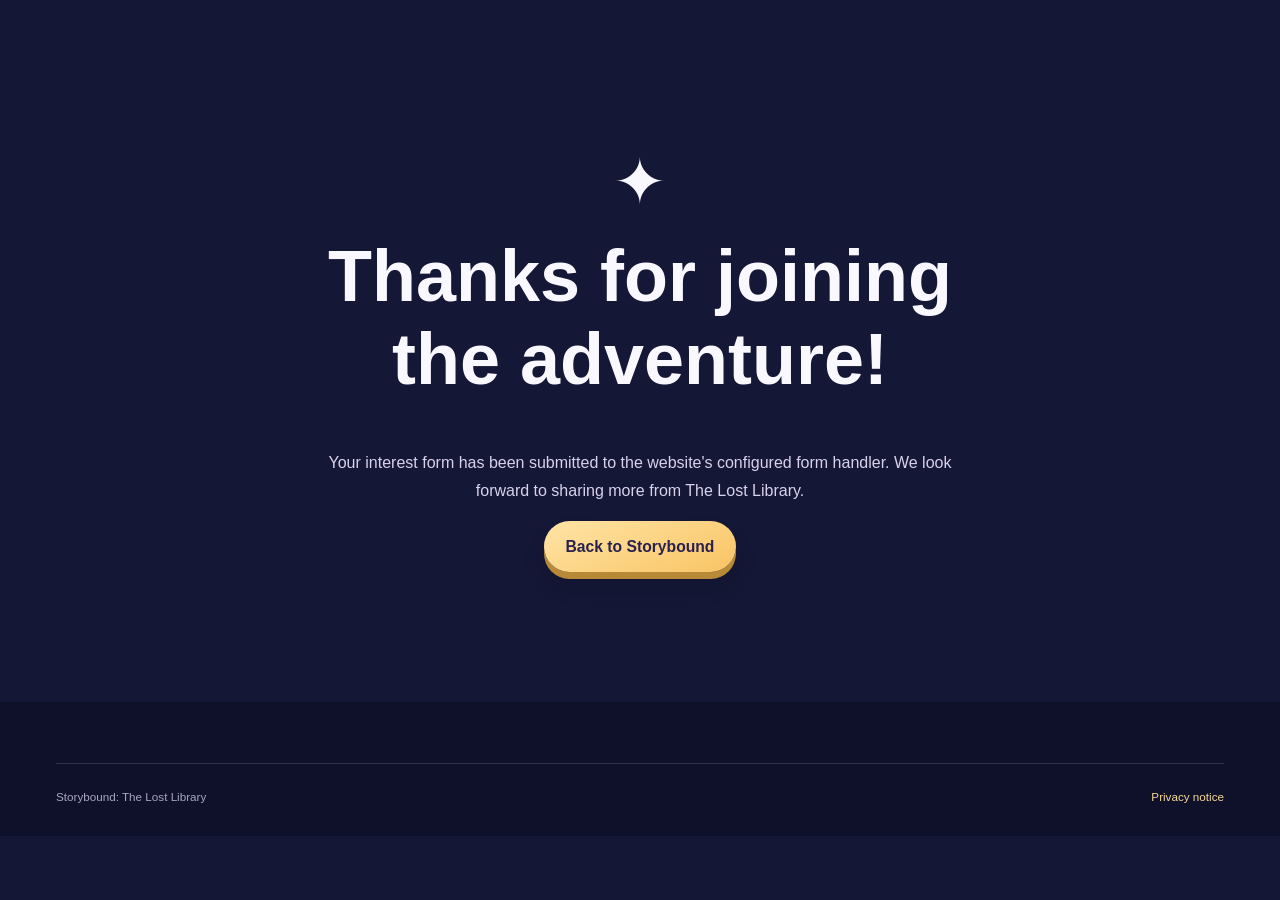
<file: marketing-website/thank-you.html>
<!doctype html><html lang="en"><head><meta charset="utf-8"><meta name="viewport" content="width=device-width,initial-scale=1"><meta name="robots" content="noindex"><link rel="icon" href="favicon.svg" type="image/svg+xml"><link rel="stylesheet" href="styles.css"><title>Thank You | Storybound: The Lost Library</title></head><body class="section-dark"><main class="section" style="min-height:78vh;display:grid;place-items:center"><div class="container" style="max-width:660px;text-align:center"><div style="font-size:4rem" aria-hidden="true">✦</div><h1 style="font:900 clamp(2.6rem,6vw,4.5rem)/1.15 var(--display)">Thanks for joining the adventure!</h1><p style="color:#d9d2ec">Your interest form has been submitted to the website's configured form handler. We look forward to sharing more from The Lost Library.</p><a class="button button-gold" href="index.html">Back to Storybound</a></div></main><footer class="site-footer"><div class="container footer-bottom"><span>Storybound: The Lost Library</span><a href="privacy.html">Privacy notice</a></div></footer></body></html>
</file>
<file: marketing-website/styles.css>
:root{
  --night:#141735;--night-2:#1d2050;--ink:#252449;--muted:#5e607b;
  --cream:#fffaf2;--paper:#fffefc;--violet:#efebfc;--violet-deep:#7461ae;
  --gold:#f7c96c;--gold-light:#ffe2a7;--rose:#f4d8ef;--border:#e7e1f0;
  --shadow:0 18px 48px rgba(38,24,89,.13);--radius:24px;
  --display:'Nunito','Trebuchet MS',sans-serif;
  --body:'Open Sans','Segoe UI',sans-serif;
}
*,*::before,*::after{box-sizing:border-box}
html{scroll-behavior:smooth;scroll-padding-top:90px}
body{margin:0;background:var(--cream);color:var(--ink);font-family:var(--body);font-size:16px;line-height:1.65;-webkit-font-smoothing:antialiased;overflow-x:hidden}
img{display:block;max-width:100%;height:auto}
a{text-decoration:none;color:inherit}
button,input,select{font:inherit}
button,a,summary{ -webkit-tap-highlight-color:transparent }
:focus-visible{outline:3px solid #e49e26;outline-offset:4px}
::selection{background:#eed28c;color:#1c2346}
.container{width:min(1168px,calc(100% - 48px));margin-inline:auto}
h1,h2,h3,h4,p{margin-top:0}h1,h2,h3{font-family:var(--display);line-height:1.15}h2{font-size:clamp(2.2rem,4.7vw,3.7rem);font-weight:900;letter-spacing:-.037em;margin-bottom:24px}h3{font-size:1.35rem;font-weight:900}p{line-height:1.76}
.section{padding:108px 0}.section-cream{background:var(--cream)}.section-soft{background:#f0edfa}.section-violet{background:linear-gradient(120deg,#f2e7fa,#efe9ff 70%,#f5ecf9)}.section-dark{background:var(--night);color:#faf8ff}
.section-label{display:inline-block;color:#7253a3;font:900 .76rem var(--display);letter-spacing:.16em;text-transform:uppercase;margin-bottom:15px}.label-light{color:#e4bdff}.ink-accent{color:#7b58b5}
.center-heading{text-align:center;max-width:740px;margin:0 auto 48px}.center-heading h2{margin-bottom:16px}.center-heading p{font-size:1.03rem;color:var(--muted)}.section-dark .center-heading p{color:#d6d1ed}
.button{display:inline-flex;justify-content:center;align-items:center;gap:18px;border:none;border-radius:999px;min-height:51px;padding:13px 22px;font-family:var(--display);font-weight:900;font-size:.98rem;line-height:1.15;cursor:pointer;transition:transform .18s ease,box-shadow .18s ease,background .18s ease;text-align:center}.button:hover{transform:translateY(-2px)}.button:active{transform:translateY(0)}.button-gold{background:linear-gradient(155deg,#ffe4a5,#f9c464);color:#28204e;box-shadow:0 7px 0 #b88a38,0 14px 25px #00000018}.button-gold:hover{box-shadow:0 9px 0 #b88a38,0 18px 26px #00000024}.button-outline{background:transparent;border:1.5px solid #e9dff0;color:#fff}.button-outline:hover{background:#ffffff18}.button-full{width:100%}.inline-link{color:#674bab;font-weight:800;border-bottom:2px solid #947dcb;padding-bottom:3px}
.skip-link{position:fixed;top:-60px;left:20px;z-index:1000;padding:12px 18px;background:#fff;color:#111;border-radius:9px;font-weight:700}.skip-link:focus{top:12px}
/* Header */
.site-header{position:sticky;top:0;z-index:50;background:#151735ef;border-bottom:1px solid #ffffff1d;backdrop-filter:blur(16px);-webkit-backdrop-filter:blur(16px);color:#fff}.header-row{min-height:84px;display:flex;align-items:center;gap:18px}.brand{display:inline-flex;align-items:center;gap:11px;flex-shrink:0}.brand-icon{width:47px;height:47px;border:1px solid #eccb7970;border-radius:14px;background:#ffffff10;display:grid;place-items:center;position:relative;color:#f8d57a;font-size:26px}.brand-icon svg{width:35px;fill:none;stroke:#f7d17d;stroke-width:1.7;stroke-linejoin:round}.brand-icon svg path:last-child{fill:#f7c86f;stroke:none}.brand-text{font:900 1.24rem/1 var(--display);letter-spacing:-.025em}.brand-text small{display:block;font:800 .69rem/1.5 var(--display);color:#dccfff;letter-spacing:.14em;text-transform:uppercase;margin-top:2px}.desktop-nav{margin-left:auto;display:flex;align-items:center;gap:clamp(11px,1.8vw,25px)}.desktop-nav a{font:800 .85rem var(--display);color:#e5e2f4;transition:color .2s}.desktop-nav a:hover{color:var(--gold)}.nav-cta{padding:11px 17px;min-height:44px;font-size:.8rem;box-shadow:none}.nav-cta:hover{box-shadow:0 5px 0 #ae813a}.menu-toggle{display:none;border:1px solid #ffffff55;border-radius:12px;padding:11px;background:#ffffff10;cursor:pointer;width:44px;height:44px;flex-direction:column;justify-content:center;gap:5px}.menu-toggle span{height:2px;width:20px;background:white;border-radius:5px}.mobile-nav{display:none}
/* Hero */
.hero{position:relative;overflow:hidden;isolation:isolate;background:radial-gradient(circle at 85% 35%,#5c4da74d,transparent 39%),radial-gradient(circle at 22% 80%,#8a488b36,transparent 42%),#17183e;padding:64px 0 97px}
.hero-stars{position:absolute;inset:0;z-index:-1;opacity:.3;background-image:radial-gradient(circle,#f9d796 1.2px,transparent 1.5px),radial-gradient(circle,#b5acff 1px,transparent 1.2px);background-size:133px 127px,97px 113px;background-position:0 5px,34px 55px;pointer-events:none}.hero-grid{display:grid;grid-template-columns:1.02fr 1fr;gap:24px;align-items:center}.hero-copy{padding:20px 0 45px;position:relative;z-index:3}.eyebrow{display:inline-flex;align-items:center;flex-wrap:wrap;gap:9px;color:#f6d993;font-size:.73rem;font-weight:800;letter-spacing:.065em;text-transform:uppercase}.tiny-star{font-size:1.45rem;color:#ffd583}.badge-quiet{font-size:.66rem;color:#eadbff;letter-spacing:.03em;background:#b5a0ff2a;padding:5px 9px;border:1px solid #aaa0df6a;border-radius:99px}.hero h1{font-size:clamp(3.3rem,5.2vw,5.15rem);font-weight:900;line-height:1.065;letter-spacing:-.055em;margin:24px 0 26px;max-width:710px}.hero h1 em{font-style:normal;color:#ffe0a1}.hero h1 em:last-child{background:linear-gradient(90deg,#ffda92,#e8baff);background-clip:text;-webkit-background-clip:text;-webkit-text-fill-color:transparent}.hero-lead{font-size:1.05rem;color:#e0ddef;max-width:560px;line-height:1.85}.hero-lead strong{color:white}.hero-actions{display:flex;flex-wrap:wrap;gap:14px;margin:33px 0 30px}.hero-points{display:flex;flex-wrap:wrap;gap:17px;font-size:.78rem;font-weight:700;color:#d4cce8}.hero-points span{white-space:nowrap}.hero-visual{position:relative;min-height:600px;display:flex;align-items:center;justify-content:center;overflow:visible}.hero-glow{position:absolute;left:5%;right:-5%;top:8%;bottom:8%;border-radius:50%;background:radial-gradient(ellipse,#ad8ff355,#aa7ee215 65%,transparent 72%);filter:blur(6px)}.hero-castle{width:120%;max-width:none;position:absolute;left:2%;top:11%;height:auto;object-fit:contain;filter:drop-shadow(0 26px 18px #04061f6b);border-radius:32% 32% 42% 42%}.hero-castles{width:108%;left:6%;top:12%;border-radius:28px;background:linear-gradient(180deg,#ffffff18,#ffffff06);padding:12px;box-shadow:0 20px 50px #0607194f}.hero-lumi{position:absolute;width:48%;max-width:355px;left:-7%;bottom:-2%;filter:drop-shadow(0 22px 20px #0a0a2199);transform:rotate(-3deg);animation:lumiFloat 5s ease-in-out infinite}.visual-label{position:absolute;z-index:2;padding:12px 16px;border:1px solid #eadbb580;background:#22234ec9;backdrop-filter:blur(10px);border-radius:14px;font:900 .78rem var(--display);box-shadow:0 10px 28px #0003;white-space:nowrap}.label-top{top:12%;right:-5%}.label-bottom{bottom:8%;right:-1%}.hero-wave{position:absolute;left:-2%;right:-2%;bottom:-2px;height:64px;background:var(--cream);clip-path:ellipse(60% 65% at 50% 103%)}
@keyframes lumiFloat{0%,100%{transform:translateY(0) rotate(-6deg)}50%{transform:translateY(-13px) rotate(-4deg)}}
/* Highlight strip */
.intro-strip{background:var(--cream);padding:20px 0 36px}.strip-grid{display:grid;grid-template-columns:repeat(3,1fr);gap:20px}.strip-grid>div{display:flex;gap:12px;align-items:center;justify-content:center}.strip-ico{font-size:2rem;color:#a575ba;line-height:1}.strip-grid strong{display:block;font:900 .88rem var(--display)}.strip-grid small{display:block;color:#69677c;font-size:.72rem;margin-top:3px}
/* About */
.two-col{display:grid;grid-template-columns:1fr 1fr;gap:clamp(35px,7vw,86px);align-items:center}.about-layout p{color:#5c5b74;margin-bottom:16px}.about-art-wrap{position:relative;padding:18px 0 40px}.image-mat{border:9px solid #fff;outline:1px solid #eadcf5;border-radius:26px;overflow:hidden;box-shadow:0 30px 75px #6a4e9440;transform:rotate(-2deg)}.image-mat img{aspect-ratio:1.2;object-fit:cover}.little-note{position:absolute;right:-17px;bottom:10px;background:white;box-shadow:var(--shadow);border:1px solid #eee4f5;padding:17px 21px;border-radius:15px;display:grid;gap:1px;max-width:245px;transform:rotate(3deg);font-size:.79rem}.little-note>span:first-child{font-size:1.35rem}.little-note strong{font:900 1rem var(--display)}.little-note span:last-child{color:#6a6480}.solution-callout{display:flex;gap:15px;padding:20px;background:#f1eafc;border:1px solid #e5d6f5;border-radius:18px;margin:26px 0}.solution-callout strong{font:900 1.05rem var(--display)}.solution-callout p{margin:5px 0 0;font-size:.88rem;line-height:1.7}.callout-icon{display:grid;place-items:center;flex:0 0 44px;width:44px;height:44px;background:#fff;border-radius:12px;color:#9562bf;font-size:1.6rem}.fine-print{font-size:.8rem!important;line-height:1.7!important;color:#79778b!important}
/* Journey */
.journey-section{padding:100px 0}.journey-steps{display:grid;grid-template-columns:repeat(4,1fr);gap:18px;position:relative}.journey-steps:before{content:'';position:absolute;top:89px;left:12%;width:76%;border-top:2px dashed #9d83c8;opacity:.55}.journey-step{text-align:center;padding:27px 18px 25px;background:#fffdfd;border:1px solid #e6dbf8;border-radius:22px;position:relative;box-shadow:0 12px 27px #7a5ca31c}.step-number{position:absolute;top:14px;left:18px;color:#9376b0;font:900 .73rem var(--display)}.step-symbol{width:100px;height:100px;border-radius:30px;display:grid;place-items:center;margin:20px auto 18px;background:linear-gradient(150deg,#f7e9ff,#f8edd7);font-size:2.8rem}.journey-step h3{margin-bottom:10px}.journey-step p{color:#6b687b;font-size:.87rem;line-height:1.65;margin:0}
/* Lands */
.land-grid{display:grid;grid-template-columns:repeat(3,minmax(0,1fr));gap:22px}.land-grid-visual{align-items:stretch}.land-card{border-radius:23px;position:relative}.land-card-visual{background:linear-gradient(180deg,#4b408f 0%,#43367f 100%);border:1px solid rgba(255,255,255,.14);box-shadow:0 14px 34px rgba(42,31,92,.18);overflow:hidden;transition:transform .24s ease,box-shadow .24s ease,border-color .24s ease}.land-card-visual:hover{transform:translateY(-8px);box-shadow:0 24px 50px rgba(42,31,92,.28);border-color:rgba(255,233,160,.42)}.land-card-link{display:block;padding:12px 12px 14px;text-decoration:none;color:inherit;height:100%}.land-visual-frame{background:linear-gradient(180deg,#8f93ff33,#ffffff12);border:1.5px solid rgba(255,255,255,.18);border-radius:18px;overflow:hidden;box-shadow:inset 0 1px 0 rgba(255,255,255,.28)}.land-visual-frame img{width:100%;display:block;aspect-ratio:1.18/1;object-fit:cover;transition:transform .45s ease,filter .45s ease}.land-card-visual:hover .land-visual-frame img{transform:scale(1.04);filter:saturate(1.04)}.land-card-footer{padding:12px 8px 4px;text-align:center}.land-card-footer h3{font-size:1.55rem;line-height:1.2;margin:0;color:#fff;letter-spacing:-.02em}.land-card-footer p{font-size:.86rem;line-height:1.5;color:#e6e0ff;margin:8px auto 0;max-width:88%}.land-card-visual.is-featured{border-color:rgba(255,223,129,.65);box-shadow:0 0 0 1px rgba(255,223,129,.26),0 16px 36px rgba(67,39,105,.24)}.gallery-caption{font-size:.78rem;text-align:center;color:#888196;margin:24px 0 0}
/* Previews */
.previews-section{background:radial-gradient(circle at 50% 0,#504f9c66,transparent 48%),#171838}.preview-grid{display:grid;grid-template-columns:repeat(3,1fr);gap:19px}.preview-frame{border:7px solid #5b58a1;border-radius:21px;background:linear-gradient(145deg,#32367b,#1b2358);box-shadow:0 20px 30px #0004;overflow:hidden}.preview-topline{display:flex;align-items:center;gap:8px;padding:12px 15px;background:#f9e2bb;color:#3c3266;font:900 .8rem var(--display)}.preview-dot{width:9px;height:9px;background:#65a9ac;border-radius:50%}.preview-right{margin-left:auto;color:#655879;font-size:.68rem}.preview-content{padding:20px 15px;text-align:center;min-height:276px}.preview-content p{font:900 .94rem var(--display);color:#faf3e7;margin-bottom:15px}.preview-emoji{font-size:3.1rem;line-height:1.15;margin-bottom:12px}.word-puzzle{display:flex;gap:9px;justify-content:center;margin:16px 0}.word-puzzle span{display:grid;place-items:center;width:57px;height:61px;border-radius:12px;background:#fff5da;color:#33345d;font:900 1.75rem var(--display)}.word-puzzle .blank{background:transparent;border:3px dashed #fbdc9d;color:#f9e5b7}.answer-chips{display:flex;gap:9px;justify-content:center}.answer-chips span{padding:9px 18px;font:900 1.1rem var(--display);background:#e3dafa;color:#3b316e;border-radius:11px}.match-preview{display:grid;grid-template-columns:repeat(3,65px);gap:10px;justify-content:center;margin-top:18px}.match-preview span{width:65px;height:65px;display:grid;place-items:center;border-radius:12px;background:#f6e6c7;font-size:2rem;color:#6e5a9d;box-shadow:0 4px 0 #c79d66}.match-preview span:nth-child(2),.match-preview span:nth-child(4),.match-preview span:nth-child(6){background:#7960bb;color:#f7d493}.preview-foot{text-align:center;background:#f4dfbc;padding:11px;font:900 .73rem var(--display);color:#5e4b73}.preview-disclaimer{text-align:center;margin:25px auto 0;max-width:790px;color:#b9b1d4;font-size:.76rem;line-height:1.7}
/* Magic */
.magic-layout{display:grid;grid-template-columns:1.05fr .95fr;gap:80px;align-items:center}.magic-copy>p{color:#646078}.magic-list{display:grid;gap:21px;margin:31px 0}.magic-list>div{display:flex;gap:15px;align-items:flex-start}.magic-list b{width:48px;height:48px;flex-shrink:0;border-radius:13px;background:#ede3f6;color:#6b54a3;display:grid;place-items:center;font:900 .97rem var(--display)}.magic-list strong{font:900 1.05rem var(--display);display:block;margin-bottom:5px}.magic-list small{display:block;color:#6b677e;font-size:.87rem;line-height:1.6}.reward-showcase{padding:22px;background:linear-gradient(150deg,#2d2465,#533986);color:#fff;border-radius:28px;box-shadow:0 25px 60px #38215d55;transform:rotate(2deg);border:8px solid #f5e5c3;position:relative}.reward-header{display:flex;justify-content:space-between;gap:15px;align-items:center;font:900 .68rem var(--display);letter-spacing:.12em;color:#ffde94}.reward-stars{font-size:1.55rem;letter-spacing:.05em;color:#ffde74}.reward-title{text-align:center;font:900 1.7rem var(--display);padding:11px 0 13px}.reward-art{border:5px solid #fff1ce;border-radius:18px;overflow:hidden;background:linear-gradient(#5c6cb1 4%,#c493cf 55%,#ffcc9a);height:290px;position:relative}.reward-scene{position:relative;height:100%;overflow:hidden}.reward-moon{position:absolute;top:10px;right:55px;font-size:5rem;color:#ffe9b3;opacity:.9}.reward-character{position:absolute;bottom:45px;left:25%;font-size:8rem;z-index:2;filter:drop-shadow(0 8px 5px #2e285d55)}.reward-lantern{position:absolute;bottom:88px;right:24%;font-size:5rem;z-index:2}.reward-hill{position:absolute;bottom:-95px;left:-15%;width:140%;height:170px;background:linear-gradient(#3d8766,#215c56);border-radius:60% 60% 0 0}.reward-quote{text-align:center;font:800 1rem/1.5 var(--display);margin:18px 0 15px}.reward-audio{text-align:center;border-radius:99px;border:1px solid #ffe4a570;background:#ffffff19;padding:11px;color:#ffe3a6;font-weight:800;font-size:.8rem}.reward-bottom{text-align:center;color:#ddd0e8;font-size:.67rem;margin-top:13px}
/* Benefits */
.benefits-grid{display:grid;grid-template-columns:repeat(4,1fr);gap:18px}.benefit{background:white;border:1px solid #e5def1;border-radius:20px;padding:24px 21px 27px;box-shadow:0 10px 24px #48307411}.benefit-symbol{display:grid;place-items:center;width:62px;height:62px;border-radius:20px;background:#f6e9fb;font-size:1.9rem;margin-bottom:20px}.benefit h3{font-size:1.05rem;margin-bottom:10px}.benefit p{font-size:.84rem;color:#66627e;margin:0;line-height:1.75}
/* Parent */
.parent-section{background:radial-gradient(circle at 50% 25%,#453e827c,transparent 60%),#171836}.parent-grid{display:grid;grid-template-columns:1fr 1fr;gap:26px}.parent-card{border:1px solid #79739d6b;border-radius:25px;padding:29px 30px 23px;background:#ffffff0d}.parent-card-head{display:flex;gap:15px;align-items:center}.parent-card-head h3{margin:0 0 3px;font-size:1.22rem}.parent-card-head p{font-size:.77rem;color:#e7cbff;margin:0}.parent-icon{width:60px;height:60px;border-radius:19px;background:#ffffff1c;display:grid;place-items:center;font-size:1.75rem}.parent-card>p{color:#ddd8f2;font-size:.9rem;min-height:83px;margin:19px 0 15px}.dashboard-mock,.chat-mock{background:#f9f7ff;border-radius:18px;padding:20px;color:#36335a;min-height:260px}.mock-header{display:flex;justify-content:space-between;align-items:center;gap:7px;font:900 .82rem var(--display);margin-bottom:18px}.mock-pill{font:800 .64rem var(--display);background:#e7dbfa;color:#5a448b;padding:5px 8px;border-radius:99px}.mock-stat-grid{display:grid;grid-template-columns:repeat(2,1fr);gap:12px;margin-bottom:17px}.mock-stat-grid>span{background:#e9e6f9;border-radius:13px;padding:11px 13px}.mock-stat-grid b{display:block;font:900 1.6rem/1.1 var(--display)}.mock-stat-grid small{display:block;font-size:.68rem;color:#726987}.mock-barrow{display:grid;grid-template-columns:110px 1fr;gap:12px;align-items:center;margin:10px 0}.mock-barrow>span{font:900 .68rem var(--display)}.mock-bar{background:#e1def0;border-radius:20px;height:9px}.mock-bar i{display:block;height:100%;border-radius:20px;background:linear-gradient(90deg,#7567c4,#e8a957)}.chat-mock{display:flex;flex-direction:column;gap:14px}.chat-mock .mock-header{margin-bottom:0}.chat-bubble{padding:13px 15px;line-height:1.55;font-size:.8rem;border-radius:14px;max-width:92%}.parent-question{background:#e7dffc;align-self:flex-end}.bot-answer{background:#fff0cf;align-self:flex-start}.chat-input-fake{border-radius:11px;border:1px solid #e0d9e9;padding:9px 13px;color:#a09bb0;font-size:.79rem;display:flex;justify-content:space-between;align-items:center;margin-top:auto}.chat-input-fake span{font-size:1.3rem;color:#6b59a4}.mocknote{font-size:.7rem!important;min-height:0!important;color:#bdb3d6!important;margin:11px 0 0!important}.parent-security{max-width:890px;margin:29px auto 0;border:1px solid #bca7db77;border-radius:16px;padding:17px 22px;display:flex;gap:15px;align-items:center;background:#ffffff0d}.parent-security span{font-size:1.8rem}.parent-security p{font-size:.81rem;color:#ddd8f2;margin:0}.parent-security strong{color:white}
/* Team */
.team-grid{display:grid;grid-template-columns:repeat(5,minmax(0,1fr));gap:18px}.team-card{padding:22px 15px;background:#fff;border:1px solid #e4daf0;border-radius:20px;text-align:center;box-shadow:0 7px 18px #4a2c7010}.team-avatar{display:grid;place-items:center;margin:0 auto 15px;width:82px;height:82px;border-radius:27px;font:900 1.7rem var(--display);color:#7059a8;background:linear-gradient(130deg,#f3e0f3,#e9e1fb)}.team-card:nth-child(2n) .team-avatar{background:linear-gradient(130deg,#fce4d2,#f4e0f6)}.team-card h3{font-size:.98rem;margin:0 0 7px}.team-card p{color:#777088;font-size:.77rem;margin:0}.team-note{text-align:center;color:#827a92;font-size:.78rem;margin:20px 0 0}.team-placeholder{grid-column:1/-1;padding:29px;background:#f3edfa;border:1px dashed #aa94cc;border-radius:20px;text-align:center;font-size:.95rem;color:#62547e}.team-placeholder strong{display:block;font:900 1.14rem var(--display);margin-bottom:6px}
/* FAQ */
.faq-layout{display:grid;grid-template-columns:.78fr 1.22fr;gap:70px;align-items:start}.faq-layout>div:first-child p{color:#605c76}.faq-list{display:grid;gap:10px}.faq-list details{background:white;border:1px solid #e3dbef;border-radius:14px;transition:border-color .2s}.faq-list details[open]{border-color:#ad95d2}.faq-list summary{list-style:none;cursor:pointer;padding:19px 45px 19px 21px;position:relative;font:900 .96rem/1.5 var(--display)}.faq-list summary::-webkit-details-marker{display:none}.faq-list summary:after{content:'+';position:absolute;right:19px;top:16px;color:#7e61ad;font-size:1.35rem;font-family:var(--display)}.faq-list details[open] summary:after{content:'−'}.faq-list details p{padding:0 21px 21px;color:#656078;font-size:.87rem;margin:0;line-height:1.75}
/* Join */
.join-section{background:radial-gradient(circle at 12% 25%,#5a48a168,transparent 45%),radial-gradient(circle at 100% 100%,#6a3b7b54,transparent 45%),#181739;padding:105px 0 90px;overflow:hidden}.join-layout{display:grid;grid-template-columns:1fr .9fr;gap:65px;align-items:center}.join-intro{position:relative;min-height:430px}.join-intro h2{font-size:clamp(2.7rem,4.6vw,4.1rem);max-width:550px;margin-bottom:21px}.join-intro>p{color:#ded7f2;font-size:1.02rem;max-width:500px}.join-lumi{position:absolute;bottom:-122px;left:22%;width:46%;max-width:270px;opacity:.92;filter:drop-shadow(0 20px 15px #0005)}.join-card{background:#fffaf6;color:#26234c;border-radius:27px;padding:34px 33px;box-shadow:0 30px 60px #05042155}.join-card h3{font-size:1.6rem;margin:0 0 6px}.join-card>p{font-size:.86rem;color:#66627c;margin-bottom:23px}.join-card label{font:900 .85rem var(--display);display:block;margin:17px 0 7px}.join-card label span[aria-hidden]{color:#9c54aa}.join-card input:not([type=checkbox]),.join-card select{width:100%;height:49px;padding:12px 14px;border-radius:11px;border:1.5px solid #d9cdea;background:white;color:#242044}.join-card input::placeholder{color:#9993ab}.checkbox-line{display:flex!important;gap:10px;align-items:flex-start;font:600 .78rem/1.65 var(--body)!important;margin:22px 0!important;cursor:pointer}.checkbox-line input{width:18px;height:18px;accent-color:#6446a1;flex-shrink:0;margin-top:3px}.checkbox-line span{flex:1}.checkbox-line a{color:#684c9f;font-weight:800;text-decoration:underline}.join-card .button-full{margin:3px 0 5px}.form-footnote{font-size:.74rem;color:#736b84;margin:14px 0 0;line-height:1.6}.contact-links{border-top:1px solid #e2d6e8;margin-top:22px;padding-top:16px;font-size:.79rem;color:#6a647e}.contact-links a{text-decoration:underline;color:#68499e;font-weight:800}.honeypot{display:none}.local-form-note{padding:12px 14px;border:1px solid #c8a361;border-radius:11px;color:#6f502c;background:#fff2cd;font-size:.77rem;margin-bottom:18px}
/* Footer */
.site-footer{background:#0f112b;color:#e8e6fa;padding:61px 0 0}.footer-main{display:grid;grid-template-columns:1.7fr .8fr .9fr;gap:70px;padding-bottom:50px}.footer-brand{margin-bottom:19px}.footer-main>div:first-child>p{font-size:.88rem;color:#c6bfdc;max-width:350px;margin-bottom:17px}.footer-main small{color:#a9a2c3;font-size:.77rem}.footer-main nav,.footer-connect{display:flex;flex-direction:column;gap:12px}.footer-main strong{font:900 .95rem var(--display);color:#fff;margin-bottom:7px}.footer-main nav a,.footer-connect>a{font-size:.83rem;color:#c9c4de}.footer-main a:hover{color:#ffde9f}.footer-connect #social-links{display:flex;gap:12px;flex-wrap:wrap}.footer-connect #social-links a{text-decoration:underline;color:#ffdb98;font-size:.83rem}.footer-contact-note{font-size:.75rem;color:#ada8c1}.footer-bottom{border-top:1px solid #ffffff24;padding:23px 0 30px;display:flex;justify-content:space-between;flex-wrap:wrap;gap:14px;color:#aaa6bf;font-size:.73rem}.footer-bottom>a{color:#f5d996}
/* Reveal; JS enhances only after loaded */
.js-ready .reveal{opacity:0;transform:translateY(22px);transition:opacity .55s ease,transform .55s ease}.js-ready .reveal.visible{opacity:1;transform:none}
@media(max-width:1120px){.nav-cta{display:none}.hero-visual{min-height:535px}.hero h1{font-size:clamp(3.05rem,5.2vw,4.6rem)}.team-grid{grid-template-columns:repeat(3,1fr)}.footer-main{gap:45px}}
@media(max-width:900px){.desktop-nav{display:none}.menu-toggle{display:flex;margin-left:auto}.mobile-nav{display:flex;flex-direction:column;gap:3px;padding:9px 24px 18px;background:#171839;box-shadow:0 10px 15px #0004}.mobile-nav[hidden]{display:none}.mobile-nav a{font:900 1rem var(--display);padding:12px;border-bottom:1px solid #ffffff17}.hero-grid,.two-col,.magic-layout,.join-layout{grid-template-columns:1fr;gap:30px}.hero{padding-top:50px}.hero-copy{text-align:center;padding:10px 0}.hero-copy .hero-lead{margin:auto}.hero h1{max-width:750px;margin-inline:auto}.hero-actions,.hero-points{justify-content:center}.hero-visual{min-height:490px;max-width:670px;width:100%;margin:0 auto}.hero-castle{width:95%;left:3%;top:3%}.hero-castles{width:92%;left:6%;top:10%}.hero-lumi{left:1%;bottom:-3%;width:39%}.label-top{top:8%;right:0}.label-bottom{bottom:7%;right:0}.strip-grid{grid-template-columns:1fr;gap:15px}.strip-grid>div{justify-content:start;padding-left:20%}.about-art-wrap{width:min(550px,95%);margin:0 auto}.magic-layout{gap:44px}.magic-copy{max-width:730px}.reward-showcase{max-width:590px;width:100%;margin:auto;transform:rotate(1deg)}.benefits-grid{grid-template-columns:repeat(2,1fr)}.faq-layout{grid-template-columns:1fr;gap:25px}.join-intro{min-height:220px}.join-lumi{right:-5%;left:auto;bottom:-80px;width:24%}.join-card{max-width:660px;width:100%;margin:auto}.footer-main{grid-template-columns:1.5fr 1fr 1fr;gap:27px}}
@media(max-width:700px){.container{width:calc(100% - 34px)}.section{padding:77px 0}.header-row{min-height:73px}.hero{padding:42px 0 70px}.hero h1{font-size:clamp(2.85rem,9.2vw,4.2rem)}.hero-visual{min-height:360px}.hero-castle{width:111%;left:-3%;top:6%}.hero-castles{width:106%;left:1%;top:12%}.hero-lumi{width:40%;left:-2%;bottom:-6%}.label-top{font-size:.68rem;right:0;top:5%}.label-bottom{font-size:.68rem;right:0;bottom:3%}.hero-points{gap:10px}.journey-steps,.land-grid,.preview-grid,.parent-grid{grid-template-columns:1fr}.journey-steps:before{display:none}.journey-step{padding:15px 16px 20px}.step-symbol{margin:8px auto 12px;width:80px;height:80px;font-size:2.2rem}.land-card{max-width:510px;margin:0 auto;width:100%}.previews-section{padding-bottom:81px}.preview-frame{max-width:420px;width:100%;margin:auto}.team-grid{grid-template-columns:repeat(2,1fr)}.footer-main{grid-template-columns:1fr 1fr}.footer-main>div:first-child{grid-column:1/-1}.footer-bottom{line-height:1.8}.parent-card>p{min-height:0}.join-intro{min-height:200px}.join-lumi{opacity:.3;bottom:-35px;width:30%}}
@media(max-width:430px){body{font-size:15px}.hero h1{font-size:2.65rem}.hero-actions{flex-direction:column}.hero-actions .button{width:100%}.eyebrow{justify-content:center}.hero-visual{min-height:300px}.hero-castle{width:111%;left:-5%;top:6%}.hero-castles{width:108%;left:0;top:14%}.hero-lumi{width:42%;bottom:-2%}.visual-label{padding:9px 10px}.label-top{top:6%;right:-1%}.label-bottom{bottom:6%;right:-1%}.strip-grid>div{padding-left:2%}.little-note{right:-2px}.section{padding:67px 0}.center-heading{margin-bottom:31px}.land-card-link{padding:10px 10px 13px}.land-card-footer h3{font-size:1.38rem}.land-card-footer p{font-size:.8rem;max-width:92%}.reward-showcase{padding:14px}.reward-art{height:230px}.reward-character{font-size:6rem}.reward-lantern{font-size:4rem}.benefits-grid{grid-template-columns:1fr}.parent-card{padding:22px 17px}.mock-barrow{grid-template-columns:95px 1fr}.team-grid{gap:11px}.team-card{padding:16px 10px}.team-avatar{width:65px;height:65px}.join-card{padding:26px 21px}.footer-main{grid-template-columns:1fr;gap:34px}.footer-main>div:first-child{grid-column:auto}}
@media(prefers-reduced-motion:reduce){html{scroll-behavior:auto}*,*::before,*::after{animation-duration:.001ms!important;animation-iteration-count:1!important;transition-duration:.001ms!important}.js-ready .reveal{opacity:1;transform:none}}


/* Hero override: Lumi-only hero section */
.hero-visual-lumi{min-height:620px}.hero-lumi-frame{position:relative;display:flex;align-items:center;justify-content:center;width:100%;height:100%}.hero-lumi-main{position:relative!important;left:auto!important;bottom:auto!important;transform:none!important;width:min(88%,440px)!important;max-width:440px!important;z-index:2}.hero-visual-lumi .hero-glow{left:12%;right:12%;top:10%;bottom:10%;background:radial-gradient(circle,#a985ff55 0%,#8267d933 45%,transparent 72%);filter:blur(12px)}.hero-visual-lumi .label-top{top:10%;right:3%}.hero-visual-lumi .label-bottom{bottom:8%;right:2%}@media(max-width:900px){.hero-visual-lumi{min-height:520px}.hero-lumi-main{width:min(78%,360px)!important}.hero-visual-lumi .label-top{top:6%;right:1%}.hero-visual-lumi .label-bottom{bottom:5%;right:1%}}@media(max-width:700px){.hero-visual-lumi{min-height:400px}.hero-lumi-main{width:min(82%,300px)!important}}@media(max-width:430px){.hero-visual-lumi{min-height:320px}.hero-lumi-main{width:min(86%,250px)!important}.hero-visual-lumi .visual-label{font-size:.66rem}}


/* Interactive visitor demos – marketing previews, not the full product */
.sr-only{position:absolute!important;width:1px;height:1px;padding:0;margin:-1px;overflow:hidden;clip:rect(0,0,0,0);white-space:nowrap;border:0}
.demos-section{background:radial-gradient(circle at 12% 0%,#534b9f50,transparent 35%),radial-gradient(circle at 92% 90%,#935ac64a,transparent 40%),#17183c;overflow:hidden}
.demos-section .center-heading h2 em{font-style:normal;color:#ffdf95}
.demos-section .center-heading{margin-bottom:43px}
.demo-grid{display:grid;grid-template-columns:repeat(3,minmax(0,1fr));gap:19px;align-items:stretch}
.demo-card{display:flex;flex-direction:column;min-width:0;padding:25px 20px 21px;background:#fffaf5;color:#292347;border-radius:25px;border:1px solid #fff4d1;box-shadow:0 28px 55px #06082050}
.demo-card-top{display:flex;align-items:center;justify-content:space-between;gap:12px}
.demo-icon{display:grid;place-items:center;font-size:1.75rem;background:#f0e6ff;border-radius:17px;width:54px;height:54px}
.demo-tag{padding:6px 10px;background:#f3e8f8;color:#594875;border-radius:99px;font:800 .71rem var(--display)}
.demo-card h3{font-size:1.64rem;margin:17px 0 6px}
.demo-instruction{color:#625877;font-size:.82rem;min-height:64px;margin:0 0 12px;line-height:1.65}
.demo-progress{display:flex;justify-content:space-between;gap:8px;font:800 .71rem var(--display);color:#705c8e;padding-bottom:10px}
.demo-progress>span:last-child{color:#a96b13;letter-spacing:.09em}
.demo-playfield{display:flex;flex-direction:column;justify-content:center;align-items:center;gap:14px;min-height:246px;background:linear-gradient(145deg,#f3edff,#fff7eb);border:1px solid #e8def4;border-radius:19px;padding:16px 11px}
.demo-listen{border:1px solid #d3b2ee;background:white;color:#533987;border-radius:99px;padding:9px 14px;cursor:pointer;font-weight:800;font-size:.8rem;box-shadow:0 3px 8px #5e499520}
.demo-listen:hover,.demo-secondary:hover,.chat-prompt:hover{background:#eee2fe}
.sound-word{font:900 clamp(1.55rem,2.5vw,2.2rem)/1.3 var(--display);letter-spacing:.04em;color:#382657;text-align:center;min-height:49px}
.demo-answer-choices{display:flex;flex-wrap:wrap;gap:8px;justify-content:center}
.demo-choice,.spell-tile{border:2px solid #c1a5eb;background:#fff;color:#352650;min-width:57px;min-height:49px;border-radius:13px;cursor:pointer;font:900 1.05rem var(--display);transition:transform .15s,background .15s}
.demo-choice:hover:not(:disabled),.spell-tile:hover:not(:disabled),.match-tile:hover:not(:disabled){transform:translateY(-3px);border-color:#8055cb;background:#f6efff}
.demo-choice.correct{background:#daf1dc;border-color:#58a46c;color:#235b3c}
.demo-feedback{min-height:52px;margin:13px 0 5px;padding:10px 11px;border-radius:11px;color:#4e4366;background:#f1eaf7;font-size:.78rem;line-height:1.55}
.demo-feedback.is-good{color:#27603a;background:#e1f4e5}
.demo-feedback.is-try{color:#72491c;background:#fff0d8}
.demo-actions{margin-top:auto;display:flex;align-items:center;justify-content:space-between;flex-wrap:wrap;gap:8px;padding-top:8px}
.demo-actions button{min-height:39px;padding:8px 12px;border-radius:11px;cursor:pointer;font:900 .74rem var(--display)}
.demo-secondary{color:#644786;background:white;border:1px solid #cdbce1}
.demo-primary{background:#5c418d;color:white;border:1px solid #5c418d}
.demo-primary:hover{background:#463173}
.demo-actions button[hidden]{display:none!important}
.demo-actions button:disabled,.demo-choice:disabled,.spell-tile:disabled{cursor:default}
.match-demo-board{display:grid;grid-template-columns:repeat(2,minmax(0,1fr));gap:10px;width:100%;max-width:282px}
.match-tile{height:97px;border:2px solid #c9b4e5;border-radius:15px;background:#fff;white-space:pre-line;display:flex;align-items:center;justify-content:center;cursor:pointer;font:900 1.02rem/1.35 var(--display);color:#49346b;transition:transform .15s,background .15s}
.match-tile[data-kind="picture"]{font-size:1.5rem}
.match-tile.selected{background:#d8c7f1;border-color:#774fbc;box-shadow:0 0 0 2px #7b57b454}
.match-tile.matched{background:#ddf5e4;border-color:#75bd85;opacity:.82;color:#215b3a}
.spell-clue{display:flex;align-items:center;gap:11px}
.spell-clue>span{font-size:3rem;line-height:1}
.spell-slots,.spell-tiles{display:flex;flex-wrap:wrap;align-items:center;justify-content:center;gap:8px}
.spell-slot{width:45px;height:49px;border-radius:10px;border:2px dashed #bea8d6;display:flex;justify-content:center;align-items:center;font:900 1.2rem var(--display)}
.spell-slot.empty{color:#9c8ab8}
.spell-slot.filled{cursor:pointer;border-style:solid;border-color:#7557ac;background:#fcfbff;color:#462f70}
.spell-tile{min-width:45px;min-height:45px}
.spell-tile.tile-used{opacity:.35}
.demo-disclaimer{text-align:center;color:#d5cdec;font-size:.78rem;max-width:870px;margin:25px auto 0;line-height:1.75}
/* Parent's interactive guidance – explicitly scripted */
.chat-demo{overflow:hidden}
.chat-demo-messages{display:flex;flex-direction:column;gap:10px;height:214px;min-height:214px;overflow-y:auto;padding:17px 12px 9px;scrollbar-color:#c7b2e3 #fbf8ff}
.chat-demo .chat-bubble{max-width:94%;overflow-wrap:anywhere;margin:0!important}
.chat-demo .parent-question{align-self:flex-end}
.chat-demo .bot-answer{align-self:flex-start}
.chat-prompt-row{display:flex;flex-wrap:wrap;gap:7px;padding:10px 12px 1px}
.chat-prompt{background:#f1e9ff;border:1px solid #d9caeb;color:#59457a;border-radius:11px;cursor:pointer;font:800 .68rem var(--display);padding:7px 9px}
.chat-demo-form{display:flex;gap:8px;padding:12px 12px 0;align-items:center}
.chat-demo-form input{flex:1;min-width:0;width:100%;padding:11px 12px;border:1.5px solid #cfc0dc;border-radius:11px;background:#fff;color:#28214b;font-size:.81rem}
.chat-demo-form input::placeholder{color:#877a99}
.chat-demo-form button{border:0;background:#65479b;color:white;cursor:pointer;border-radius:11px;font:900 .78rem var(--display);padding:11px 14px;white-space:nowrap}
.chat-demo-form button:hover{background:#50367d}
.chat-clear{display:block;background:transparent;border:0;color:#6b508f;text-decoration:underline;font-size:.7rem;cursor:pointer;margin:8px 12px 12px auto}
/* Registration welcomes visitors with the separate smiling/waving Lumi image. */
.join-lumi-welcome{left:14%;width:65%;max-width:330px;bottom:-130px;opacity:1;transform:rotate(-3deg)}
.join-lumi-welcome img{filter:drop-shadow(0 24px 22px #08071e70)}
@media (min-width:901px) and (max-width:1120px){.demo-card{padding:20px 14px}.demo-grid{gap:13px}}
@media(max-width:900px){.demo-grid{grid-template-columns:repeat(2,minmax(0,1fr))}.demo-grid .demo-card:last-child{grid-column:1/-1;max-width:520px;width:100%;margin:auto}.join-lumi-welcome{left:auto;right:0;bottom:-67px;width:30%}}
@media(max-width:650px){.demo-grid{grid-template-columns:1fr;gap:18px;max-width:510px;margin:auto}.demo-grid .demo-card:last-child{grid-column:auto;max-width:none}.demo-instruction{min-height:0}.demo-playfield{min-height:240px}.join-lumi-welcome{width:32%;right:1%;bottom:-46px;opacity:.64}.chat-demo-messages{height:220px}}
@media(max-width:430px){.demo-card{padding:20px 15px}.demo-tag{font-size:.67rem}.join-lumi-welcome{width:38%;bottom:-26px;right:-1%;opacity:.5}}

/* Keep the welcome illustration in normal document flow on smaller screens. */
@media(max-width:900px){.join-intro{min-height:0}.join-lumi-welcome{position:relative;left:auto;right:auto;bottom:auto;width:clamp(145px,36vw,220px);max-width:220px;margin:12px auto 0;opacity:1;transform:none}}
@media(max-width:430px){.join-lumi-welcome{width:165px;max-width:48%;margin-top:8px;opacity:1}}


/* 2026-11-22 adjustments: legible word cards and non-overlapping registration Lumi */
.match-tile[data-kind="audio"]{font-size:1.3rem;letter-spacing:.055em;line-height:1.5;background:#fffdf5;color:#3c2a64}
.match-tile[data-kind="picture"]{font-size:1.5rem}
.team-card{display:flex;flex-direction:column;align-items:center;justify-content:flex-start;min-height:170px}
.team-card h3{overflow-wrap:anywhere;line-height:1.45;margin-bottom:3px}
.team-avatar{overflow:hidden;flex-shrink:0}
.team-avatar img{width:100%;height:100%;object-fit:cover;display:block}
/* Keep Lumi below the intro copy, never floating across letters or the registration form. */
.join-layout{align-items:center}
.join-intro{display:flex;flex-direction:column;align-items:flex-start;min-height:0}
.join-intro > p{margin-bottom:0}
.join-lumi.join-lumi-welcome{position:relative;inset:auto;left:auto;right:auto;top:auto;bottom:auto;align-self:center;display:block;width:min(64%,300px);max-width:300px;margin:26px auto 0;opacity:1;transform:none;z-index:0}
.join-lumi.join-lumi-welcome img{display:block;width:100%;height:auto;max-width:100%}
@media(max-width:900px){.join-lumi.join-lumi-welcome{width:clamp(165px,33vw,240px);margin:26px auto 4px}}
@media(max-width:430px){.join-lumi.join-lumi-welcome{width:165px;max-width:60%;margin:24px auto 6px}}


/* === Official Storybound branding / gentle interactive motion (2026-11-22) === */
/* Header: show the team's own supplied logo, not the generic illustrated icon. */
.header-row{min-height:94px}
.brand-with-logo{padding:4px 0;min-width:0;position:relative}
.brand-logo{height:78px;width:auto;max-width:112px;object-fit:contain;filter:drop-shadow(0 3px 8px rgba(247,194,86,.17));transition:transform .25s ease,filter .25s ease}
.brand-with-logo:hover .brand-logo,.brand-with-logo:focus-visible .brand-logo{transform:translateY(-2px) scale(1.03);filter:drop-shadow(0 7px 15px rgba(247,194,86,.30))}
.footer-brand-logo img{height:94px;width:auto;object-fit:contain;filter:drop-shadow(0 5px 12px rgba(0,0,0,.28))}

/* A 2D illustration with layered perspective movement (not a 3D model). */
.hero-visual-lumi .hero-lumi-frame{position:relative;min-height:590px;perspective:1050px;isolation:isolate}
.hero-lumi-stage{display:flex;position:relative;align-items:center;justify-content:center;width:100%;min-height:580px;z-index:3;transform-style:preserve-3d;transform:rotateX(var(--lumi-rx,0deg)) rotateY(var(--lumi-ry,0deg));transition:transform .3s cubic-bezier(.18,.65,.26,1);will-change:transform}
.hero-lumi-float{display:flex;justify-content:center;align-items:center;width:100%;transform-origin:50% 64%;animation:lumiGentleFloat 5.8s ease-in-out infinite;filter:drop-shadow(0 22px 29px rgba(3,5,28,.43))}
.hero-lumi-stage .hero-lumi-main{position:relative!important;left:auto!important;bottom:auto!important;width:min(84%,445px)!important;max-width:445px!important;height:auto;display:block;animation:none!important;filter:none!important;transform:none!important}
.hero-visual-lumi:hover .hero-lumi-float{animation-duration:4.2s}
.lumi-orbit{position:absolute;pointer-events:none;z-index:1;top:21%;left:8%;width:88%;height:61%;border-radius:50%;border:1.5px solid rgba(252,207,117,.29);box-shadow:inset 0 0 40px rgba(208,169,245,.07),0 0 40px rgba(225,159,255,.08)}
.lumi-orbit-one{transform:rotate(-24deg);animation:lumiOrbitBreathe 6.3s ease-in-out infinite}
.lumi-orbit-two{transform:rotate(19deg);border-color:rgba(192,171,255,.25);animation:lumiOrbitBreathe 7.1s ease-in-out infinite reverse}
.lumi-sparkle{position:absolute;color:#ffe8aa;z-index:4;pointer-events:none;text-shadow:0 0 18px #eab6ff,0 0 30px #f4cc84;animation:lumiSparkle 3.7s ease-in-out infinite}
.lumi-sparkle-one{top:17%;left:12%;font-size:2.1rem}
.lumi-sparkle-two{top:26%;right:10%;font-size:2.5rem;animation-delay:-1.1s}
.lumi-sparkle-three{bottom:21%;right:8%;font-size:1.75rem;animation-delay:-2.4s}
.hero-visual-lumi .label-top{top:8%;right:0;z-index:5}
.hero-visual-lumi .label-bottom{bottom:4%;right:1%;z-index:5}
@keyframes lumiGentleFloat{0%,100%{transform:translate3d(0,4px,0) rotate(-1.4deg)}50%{transform:translate3d(0,-15px,0) rotate(1.2deg)}}
@keyframes lumiOrbitBreathe{0%,100%{opacity:.31;scale:1}50%{opacity:.65;scale:1.035}}
@keyframes lumiSparkle{0%,100%{opacity:.45;transform:scale(.84) rotate(-12deg)}50%{opacity:1;transform:scale(1.22) rotate(12deg)}}

/* Four benefit cards lift gently and tilt toward the cursor. */
.benefit{position:relative;isolation:isolate;overflow:hidden;transform:translateY(0);transform-style:preserve-3d;transition:transform .25s cubic-bezier(.2,.7,.15,1),box-shadow .28s ease,border-color .28s ease,background-color .28s ease}
.benefit::before{content:"";position:absolute;inset:0;background:radial-gradient(circle at var(--shine-x,50%) var(--shine-y,5%),rgba(236,204,255,.55),transparent 72%);opacity:0;pointer-events:none;transition:opacity .3s ease;z-index:-1}
.benefit:hover,.js-ready .benefits-grid .benefit:hover{transform:perspective(900px) translateY(-10px) rotateX(var(--card-rx,0deg)) rotateY(var(--card-ry,0deg));box-shadow:0 24px 45px rgba(86,58,143,.19);border-color:#c6afe8;background:#fffdfa}
.benefit:hover::before{opacity:1}
.benefit-symbol{transition:transform .32s ease,background .32s ease}
.benefit:hover .benefit-symbol{transform:translateY(-4px) scale(1.08) rotate(-4deg);background:#eee1ff}

@media(max-width:1120px){.brand-logo{height:71px}.header-row{min-height:86px}}
@media(max-width:900px){.brand-logo{height:66px}.header-row{min-height:82px}.hero-visual-lumi .hero-lumi-frame{min-height:490px}.hero-lumi-stage{min-height:485px}.hero-lumi-stage .hero-lumi-main{width:min(78%,365px)!important}}
@media(max-width:700px){.brand-logo{height:60px}.header-row{min-height:77px}.hero-visual-lumi .hero-lumi-frame{min-height:395px}.hero-lumi-stage{min-height:390px}.hero-lumi-stage .hero-lumi-main{width:min(78%,295px)!important}.lumi-sparkle-one{left:6%;top:19%}.lumi-sparkle-two{right:4%;top:26%}.hero-visual-lumi .label-top{top:2%}.hero-visual-lumi .label-bottom{bottom:-1%}}
@media(max-width:430px){.brand-logo{height:54px}.header-row{min-height:71px}.hero-visual-lumi .hero-lumi-frame{min-height:315px}.hero-lumi-stage{min-height:310px}.hero-lumi-stage .hero-lumi-main{width:min(82%,245px)!important}.lumi-sparkle{font-size:1.35rem}.lumi-sparkle-two{font-size:1.6rem}.footer-brand-logo img{height:83px}}
@media(hover:none){.benefit:hover,.js-ready .benefits-grid .benefit:hover{transform:none;box-shadow:0 10px 24px #48307411}.benefit:hover .benefit-symbol{transform:none}.brand-with-logo:hover .brand-logo{transform:none}}
@media(prefers-reduced-motion:reduce){.hero-lumi-stage{transform:none!important;transition:none!important;will-change:auto}.hero-lumi-float,.lumi-sparkle,.lumi-orbit{animation:none!important}.benefit,.benefit:hover{transform:none!important;transition:none!important}.benefit:hover .benefit-symbol{transform:none!important}.brand-logo,.brand-with-logo:hover .brand-logo{transform:none!important;transition:none!important}}

/* Compact, non-clickable concept image inside the existing Progress at a Glance card. */
.dashboard-image-mock{min-height:0;padding:11px;background:#f9f7ff;overflow:hidden;border:1px solid #e8d9ef;box-shadow:inset 0 1px 6px #4b39700a}
.dashboard-image-mock img{width:100%;height:auto;display:block;border-radius:11px;aspect-ratio:1648 / 928;object-fit:contain}
@media(max-width:430px){.dashboard-image-mock{padding:7px;border-radius:13px}.dashboard-image-mock img{border-radius:8px}}



/* 22 Nov 2026: Equal-height parent cards and team portrait */
/* Stretch both cards as a matched pair on desktop/tablet. */
@media(min-width:701px){
  .parent-grid{align-items:stretch}
  .parent-card{height:100%;display:flex;flex-direction:column;min-width:0}
  .parent-card .mocknote{margin-top:auto!important;padding-top:13px}
  .parent-card:first-child .dashboard-image-mock{
    flex:1;display:flex;justify-content:center;align-items:center;
    min-height:285px;padding:15px;
  }
  .parent-card:first-child .dashboard-image-mock img{
    width:100%;height:auto;max-height:440px;object-fit:contain;
  }
}
/* Keep all five team cards visually consistent while showing genuine uploaded portraits. */
.team-card{min-height:238px}
.team-avatar{width:132px;height:142px;border-radius:19px;border:2px solid #ede4f6;box-shadow:0 8px 22px #48307421;font-size:1.6rem}
.team-avatar img{width:100%;height:100%;object-fit:cover;object-position:center 34%;border-radius:16px}
.team-card h3{font-size:1rem;line-height:1.4}
@media(max-width:1120px){.team-avatar{width:128px;height:135px}}
@media(max-width:700px){
  .parent-card{display:flex;flex-direction:column}
  .team-card{min-height:205px}
  .team-avatar{width:min(116px,90%);height:126px}
}
@media(max-width:430px){
  .team-avatar{width:min(106px,90%);height:116px}
  .team-card{min-height:195px}
}


/* 22 Nov 2026 — refined presentation, parent card and real team photography. */
.hero-lead-second{display:block;margin-top:12px;color:#fff0d0;font-weight:700;line-height:1.7}

/* Make the dashboard artwork fill its white mock-up area, without a padded white frame.
   It is a compact marketing preview, not an interactive embedded dashboard. */
.parent-card:first-child{display:flex;flex-direction:column}
.parent-card:first-child > p:not(.mocknote){min-height:0;margin:16px 0 14px}
.parent-card:first-child .dashboard-image-mock{
  flex:0 0 auto;display:block;min-height:0!important;
  width:100%;margin-top:0;padding:0!important;
  border:1px solid rgba(233,207,255,.38);border-radius:15px;
  background:transparent;box-shadow:0 12px 28px rgba(9,8,31,.25);
  overflow:hidden
}
.parent-card:first-child .dashboard-image-mock img{
  display:block;width:100%;height:auto;max-height:none!important;
  aspect-ratio:auto;object-fit:cover;border-radius:0!important
}
.parent-card:first-child .mocknote{margin-top:auto!important;padding-top:14px!important}

/* Five frosted-glass profile cards with subtle, accessible hover effects. */
.team-section{background:
  radial-gradient(ellipse at 13% 22%,rgba(232,209,255,.55),transparent 35%),
  radial-gradient(ellipse at 90% 65%,rgba(255,227,190,.5),transparent 43%),
  linear-gradient(140deg,#f8f2ff 0%,#f8f3fc 45%,#fef7ee 100%)}
.team-card{
  position:relative;overflow:hidden;isolation:isolate;
  padding:22px 13px 23px;min-height:289px;
  display:flex;flex-direction:column;align-items:center;justify-content:flex-start;
  background:linear-gradient(145deg,rgba(255,255,255,.82),rgba(251,241,255,.48));
  backdrop-filter:blur(14px) saturate(125%);-webkit-backdrop-filter:blur(14px) saturate(125%);
  border:1px solid rgba(255,255,255,.95);border-radius:23px;
  box-shadow:0 9px 26px rgba(93,62,128,.12),inset 0 1px 0 rgba(255,255,255,.95);
  transform:translateY(0) scale(1);
  transition:transform .26s cubic-bezier(.2,.75,.2,1),box-shadow .26s ease,border-color .26s ease;
}
.team-card::before{content:"✦";position:absolute;top:10px;right:14px;color:#d3a44f;font-size:18px;opacity:.55;pointer-events:none}
.team-card::after{content:"";position:absolute;inset:0;background:linear-gradient(120deg,transparent 20%,rgba(255,255,255,.35) 48%,transparent 72%);opacity:.36;pointer-events:none;z-index:-1}
.team-card:hover{
  transform:translateY(-10px) scale(1.025);
  border-color:rgba(236,205,255,.95);
  box-shadow:0 23px 48px rgba(87,59,137,.22),inset 0 1px 0 #fff
}
.team-avatar{
  display:flex;align-items:center;justify-content:center;
  margin:0 auto 14px;width:min(100%,165px);height:179px;
  background:linear-gradient(150deg,#e9d7f8,#fff3df);
  border-radius:17px;border:2px solid rgba(255,255,255,.88);
  box-shadow:0 8px 18px rgba(83,54,112,.15);overflow:hidden;flex-shrink:0
}
.team-avatar img{width:100%;height:100%;border-radius:0;object-fit:cover;object-position:center 35%;display:block}
.team-card h3{font-size:clamp(.91rem,1.2vw,1.03rem);line-height:1.38;margin:2px 0 8px;color:#2f2458}
.team-card p{color:#68517f;font-weight:800;font-size:.78rem;line-height:1.35;margin:0;max-width:180px}
@media(max-width:1120px){.team-card{min-height:278px}.team-avatar{height:176px}}
@media(max-width:700px){.team-card{min-height:240px;padding:18px 10px}.team-avatar{width:min(100%,145px);height:155px}.team-card:hover{transform:translateY(-5px) scale(1.012)}}
@media(max-width:430px){.team-grid{gap:12px}.team-card{min-height:228px;padding:15px 8px}.team-avatar{width:min(100%,133px);height:140px}.team-card h3{font-size:.92rem}}
@media(hover:none){.team-card:hover{transform:none;box-shadow:0 9px 26px rgba(93,62,128,.12)}}
@media(prefers-reduced-motion:reduce){.team-card,.team-card:hover{transition:none!important;transform:none!important}}


/* Storybound team: a deliberate 3+2 portrait gallery with refined frosted glass. */
.team-section{
  position:relative;
  overflow:hidden;
  background:
    radial-gradient(circle at 14% 19%,rgba(205,174,242,.55) 0,transparent 33%),
    radial-gradient(circle at 81% 73%,rgba(255,215,168,.52) 0,transparent 38%),
    radial-gradient(circle at 50% 52%,rgba(244,231,255,.9) 0,transparent 70%),
    linear-gradient(122deg,#f0e9fb,#fcf5f1 55%,#eee2fa);
}
.team-section .container{position:relative;z-index:1}
.team-grid{
  width:min(100%,1050px);
  margin:0 auto;
  display:grid;
  grid-template-columns:repeat(6,minmax(0,1fr));
  column-gap:25px;
  row-gap:26px;
  align-items:stretch;
}
.team-grid > .team-card{
  grid-column:span 2;
  min-width:0;
  min-height:324px;
  padding:26px 22px 24px;
  border:1px solid rgba(255,255,255,.84);
  border-radius:25px;
  background:
    linear-gradient(137deg,rgba(255,255,255,.73) 0%,rgba(255,255,255,.32) 48%,rgba(246,225,255,.38) 100%);
  -webkit-backdrop-filter:blur(20px) saturate(145%);
  backdrop-filter:blur(20px) saturate(145%);
  box-shadow:
    0 15px 32px rgba(89,52,138,.13),
    inset 1px 1px 0 rgba(255,255,255,.87),
    inset -1px -1px 0 rgba(255,255,255,.3);
  text-align:center;
  display:flex;flex-direction:column;align-items:center;justify-content:flex-start;
  position:relative;isolation:isolate;overflow:hidden;
  transform:translate3d(0,0,0);
  transition:transform .32s cubic-bezier(.22,.8,.2,1),box-shadow .32s ease,border-color .32s ease;
}
.team-grid > .team-card:nth-child(4){grid-column:2/span 2}
.team-grid > .team-card:nth-child(5){grid-column:4/span 2}
.team-grid > .team-card::before{
  content:"✦";position:absolute;top:15px;right:18px;
  font-size:20px;color:#b384c4;opacity:.7;pointer-events:none;
}
.team-grid > .team-card::after{
  content:"";position:absolute;inset:0;z-index:-1;pointer-events:none;
  background:linear-gradient(116deg,rgba(255,255,255,.37),transparent 42%,rgba(255,255,255,.14) 60%,transparent 88%);
  opacity:.9;
}
.team-grid > .team-card:hover{
  transform:translate3d(0,-9px,0) scale(1.018);
  border-color:rgba(255,255,255,.98);
  box-shadow:
    0 28px 48px rgba(93,60,147,.23),
    0 0 0 1px rgba(223,197,250,.5),
    inset 1px 1px 0 rgba(255,255,255,.97);
}
.team-grid .team-avatar{
  width:160px;height:188px;max-width:100%;
  border:2px solid rgba(255,255,255,.88);
  border-radius:19px;overflow:hidden;flex-shrink:0;
  margin:0 auto 17px;
  background:rgba(255,255,255,.38);
  box-shadow:0 10px 20px rgba(58,43,91,.17);
  transition:box-shadow .3s ease,transform .3s ease;
}
.team-grid .team-avatar img{
  display:block;width:100%;height:100%;object-fit:cover;object-position:center 33%;border-radius:0;
}
.team-grid > .team-card:hover .team-avatar{
  transform:translateY(-2px);
  box-shadow:0 13px 25px rgba(65,41,110,.23);
}
.team-grid .team-card h3{
  margin:2px 0 8px;color:#2f2259;
  font-size:1.13rem;line-height:1.34;font-weight:900;
}
.team-grid .team-card p{
  margin:0;color:#65517a;
  font-size:.86rem;font-weight:800;line-height:1.45;
}
/* Two columns and a centered fifth card at narrow tablet/mobile widths. */
@media(max-width:820px){
  .team-grid{width:min(100%,660px);grid-template-columns:repeat(2,minmax(0,1fr));gap:19px}
  .team-grid > .team-card,
  .team-grid > .team-card:nth-child(4){grid-column:auto}
  .team-grid > .team-card:nth-child(5){grid-column:1/-1;width:calc((100% - 19px)/2);justify-self:center}
  .team-grid > .team-card{min-height:307px}
  .team-grid .team-avatar{width:147px;height:174px}
}
@media(max-width:520px){
  .team-grid{gap:13px}
  .team-grid > .team-card{min-height:246px;padding:19px 9px 18px;border-radius:20px}
  .team-grid > .team-card:nth-child(5){width:calc((100% - 13px)/2)}
  .team-grid .team-avatar{width:min(100%,127px);height:143px;border-radius:14px;margin-bottom:12px}
  .team-grid .team-card h3{font-size:.93rem;line-height:1.4}
  .team-grid .team-card p{font-size:.73rem}
  .team-grid > .team-card::before{top:8px;right:8px;font-size:13px}
}
@media(max-width:360px){
  .team-grid > .team-card{min-height:234px}
  .team-grid .team-avatar{width:min(100%,112px);height:130px}
}
@media(hover:none){
  .team-grid > .team-card:hover{transform:none;box-shadow:0 15px 32px rgba(89,52,138,.13)}
  .team-grid > .team-card:hover .team-avatar{transform:none}
}
@media(prefers-reduced-motion:reduce){
  .team-grid > .team-card,.team-grid .team-avatar{transition:none!important}
  .team-grid > .team-card:hover,.team-grid > .team-card:hover .team-avatar{transform:none!important}
}

/* Why Storybound landscape artwork: preserve the whole original image, with no cover crop. */
#about .image-mat img {
  display:block; width:100%; height:auto; max-width:100%;
  aspect-ratio:auto; object-fit:contain; object-position:center;
}


/* Why Storybound: enlarged picture frame and icy-blue glass FAQ */
#about .about-art-wrap {
  display:flex;
  flex-direction:column;
  gap:20px;
  padding:12px 0 0;
  min-width:0;
}
@media (min-width:901px) {
  /* Enlarge to the left, leaving the text column's width and position untouched. */
  #about .about-art-wrap {width:calc(100% + 62px); margin-left:-44px;}
}
#about .image-mat {
  position:relative;
  width:100%;
  border:9px solid #fff;
  border-radius:26px;
  overflow:hidden;
  transform:perspective(1150px) rotate(-2deg) rotateX(var(--why-rx,0deg)) rotateY(var(--why-ry,0deg)) translateY(var(--why-lift,0px)) scale(var(--why-scale,1));
  transform-origin:center center;
  box-shadow:0 25px 57px rgba(58,35,102,.22),0 8px 18px rgba(29,36,72,.12);
  transition:transform .28s cubic-bezier(.22,.8,.28,1),box-shadow .28s ease;
  will-change:transform;
}
#about .image-mat:hover {
  --why-lift:-8px;
  --why-scale:1.016;
  box-shadow:0 35px 72px rgba(58,35,102,.28),0 11px 24px rgba(29,36,72,.16);
}
#about .image-mat img {
  display:block;
  width:100%;
  height:auto;
  aspect-ratio:auto;
  object-fit:contain;
  object-position:center;
}
/* The note sits AFTER the artwork in document flow — never on top of it. */
#about .little-note {
  position:absolute;
  left:-34px;
  bottom:24px;
  inset:auto auto 24px -34px;
  width:max-content;
  max-width:min(100%,280px);
  padding:15px 21px;
  transform:rotate(-4deg);
  background:linear-gradient(145deg,#fff,#fff9f2);
  box-shadow:0 12px 30px rgba(43,33,89,.13);
  z-index:2;
}
@media(max-width:900px){
  #about .about-art-wrap {width:min(100%,710px);margin-inline:auto;}
  #about .little-note{position:relative;left:auto;bottom:auto;inset:auto;align-self:flex-start;margin:10px 0 0 8px;transform:rotate(-2deg)}
}
@media(max-width:520px){
  #about .about-art-wrap {gap:15px;}
  #about .image-mat {border-width:7px;border-radius:22px;}
  #about .little-note {align-self:center; margin:2px 0 0; transform:rotate(1deg);}
}

/* Questions and Answers: Periwinkle Blue glassmorphism accordion cards. */
.land-numeral{display:none!important;}
#faq .faq-list {gap:14px;}
#faq .faq-list details {
  position:relative;
  isolation:isolate;
  overflow:hidden;
  border:1.5px solid rgba(176,186,255,.48);
  border-radius:18px;
  background:linear-gradient(135deg,rgba(232,237,255,.78),rgba(204,215,255,.66) 46%,rgba(182,196,250,.58));
  -webkit-backdrop-filter:blur(15px) saturate(145%);
  backdrop-filter:blur(15px) saturate(145%);
  box-shadow:0 12px 28px rgba(84,98,160,.16), inset 1px 1px 0 rgba(255,255,255,.72), inset 0 -1px 0 rgba(136,156,235,.22);
  transition:transform .24s ease,box-shadow .24s ease,border-color .24s ease,background .24s ease;
}
#faq .faq-list details::before {
  content:"";
  position:absolute;
  inset:0;
  pointer-events:none;
  border-radius:inherit;
  background:linear-gradient(120deg,rgba(255,255,255,.46),transparent 32%,rgba(171,188,255,.18) 60%,transparent 78%);
  z-index:-1;
}
#faq .faq-list details:hover {
  transform:translateY(-4px);
  border-color:rgba(149,164,248,.72);
  box-shadow:0 18px 34px rgba(84,98,160,.20), inset 1px 1px 0 rgba(255,255,255,.82), 0 0 0 1px rgba(160,174,255,.10);
}
#faq .faq-list details[open] {
  background:linear-gradient(135deg,rgba(239,243,255,.88),rgba(209,220,255,.77) 48%,rgba(190,201,251,.68));
  border-color:rgba(141,157,241,.82);
  box-shadow:0 18px 38px rgba(84,98,160,.22), inset 1px 1px 0 rgba(255,255,255,.82), 0 0 22px rgba(162,171,248,.12);
}
#faq .faq-list summary {color:#28335e;font-weight:900;}
#faq .faq-list summary::after {color:#5a67ae;}
#faq .faq-list details p {color:#4a5685;}
#faq .faq-list summary:focus-visible {outline:3px solid rgba(126,141,230,.72);outline-offset:-5px;border-radius:15px;}
@media(hover:none){
  #faq .faq-list details:hover {transform:none;}
  #about .image-mat:hover {--why-lift:0px;--why-scale:1;}
}
@media(prefers-reduced-motion:reduce){
  #about .image-mat,#faq .faq-list details {transition:none!important;will-change:auto;}
  #about .image-mat:hover {--why-lift:0px;--why-scale:1;}
  #faq .faq-list details:hover {transform:none;}
}

@media(max-width:1040px) and (min-width:701px){.land-grid-visual{grid-template-columns:repeat(2,minmax(0,1fr))}.land-grid-visual .land-card-visual:last-child{grid-column:1/-1;max-width:360px;justify-self:center;width:100%;}}

/* Rebalance the two parent cards so the dashboard and Lumi guide feel even. */
#parents .parent-grid{align-items:stretch}
#parents .parent-card{display:flex;flex-direction:column;height:100%}
#parents .parent-card>p{min-height:68px}
#parents .dashboard-image-mock,#parents .chat-mock{flex:1;display:flex;flex-direction:column;justify-content:flex-start;min-height:332px}
#parents .dashboard-image-mock{padding:10px 10px 12px}
#parents .dashboard-image-mock img{width:100%;max-height:none;object-fit:contain}
#parents #parent-chat-demo .chat-mock{padding:18px 18px 16px}
#parents #parent-chat-demo .chat-bubble{max-width:94%}
@media(max-width:700px){
  #parents .dashboard-image-mock,#parents .chat-mock{min-height:0}
  #parents .parent-card>p{min-height:0}
}

/* Fix Sai Esvaran portrait frame to match the other team members. */
.team-grid > .team-card:nth-child(5) .team-avatar{border:1.5px solid rgba(255,255,255,.42)!important;color:inherit!important;font-size:inherit!important}
</file>
<file: marketing-website/journey.css>
/* Storybound: the interactive journey is scoped to section #journey only. */
#journey.journey-interactive {
  position: relative;
  isolation: isolate;
  overflow: hidden;
  background: radial-gradient(ellipse at 8% 17%,rgba(222,203,251,.65),transparent 43%),
              radial-gradient(ellipse at 93% 81%,rgba(196,204,253,.48),transparent 45%),
              linear-gradient(125deg,#f4ebfc 0%,#f0ebff 55%,#f6eef9 100%);
}
#journey.journey-interactive:before,
#journey.journey-interactive:after {
  content:'✧'; position:absolute; z-index:-1; color:#9a84d6; opacity:.35;
  font-size:clamp(5rem,13vw,11rem); pointer-events:none;
}
#journey.journey-interactive:before {top:14%;left:-2%;transform:rotate(-20deg)}
#journey.journey-interactive:after {content:'✦';right:1%;bottom:3%;font-size:clamp(3rem,8vw,6rem);opacity:.24}
#journey .journey-heading {margin-bottom:32px}
#journey .journey-heading p {max-width:720px;margin-inline:auto}
#journey .journey-instruction {
  display:inline-flex;align-items:center;gap:7px;margin-top:14px;
  font:800 .77rem var(--display);color:#665090;
  padding:9px 15px;border:1px solid #ded0f0;border-radius:999px;background:#ffffff9e;
}
#journey .journey-experience {max-width:1150px;margin:auto}
#journey .journey-track-wrap {padding:11px 18px 18px;border-radius:27px 27px 0 0;border:1px solid #dfd3f4;border-bottom:0;background:rgba(255,255,255,.47);}
#journey .journey-track {--journey-step:0;display:grid;grid-template-columns:repeat(4,minmax(0,1fr));position:relative;padding-top:68px}
#journey .journey-track-line {
  position:absolute;top:104px;left:12.5%;width:75%;height:2px;
  background:repeating-linear-gradient(90deg,#baaade 0 8px,transparent 8px 15px);
  pointer-events:none;
}
#journey .journey-track-progress {
  position:absolute;left:0;top:-1px;height:4px;border-radius:8px;
  width:calc(var(--journey-step)*33.333333%);
  background:linear-gradient(90deg,#9777c4,#dfbe81);
  box-shadow:0 0 10px #bb91ff55;transition:width .48s cubic-bezier(.2,.8,.2,1)
}
#journey .journey-track-lumi {
  position:absolute;left:calc(12.5% + var(--journey-step)*25%);top:0;
  width:64px;height:64px;object-fit:contain;z-index:2;pointer-events:none;
  filter:drop-shadow(0 4px 9px #6658a954);
  animation:journeyFloat 4.5s ease-in-out infinite;
  transition:left .55s cubic-bezier(.18,.75,.26,1);
}
@keyframes journeyFloat {
  0%,100%{transform:translate(-50%,0)}
  50%{transform:translate(-50%,-6px)}
}
#journey .journey-checkpoint {
  cursor:pointer;position:relative;display:flex;flex-direction:column;align-items:center;
  gap:8px;padding:4px 4px 8px;min-width:0;border:0;background:transparent;
  font:800 .82rem/1.3 var(--display);color:#665c8d;
  transition:transform .2s ease,color .2s ease;
}
#journey .journey-checkpoint:hover{transform:translateY(-3px);color:#383261}
#journey .journey-checkpoint:focus-visible{outline:3px solid #6e56ab;outline-offset:3px;border-radius:14px}
#journey .journey-checkpoint-orb {
  z-index:1;display:grid;place-items:center;
  width:72px;height:72px;border-radius:24px;font-size:2.05rem;
  border:2px solid #ded5f0;background:linear-gradient(135deg,#fffbff,#e9ddfb);
  box-shadow:0 7px 15px #6d539921;
  transition:background .25s ease,border-color .25s ease,box-shadow .25s ease,transform .25s ease;
}
#journey .journey-checkpoint.is-active .journey-checkpoint-orb {
  background:linear-gradient(140deg,#6c54a6,#343366);border-color:#e5d5ff;
  box-shadow:0 0 0 4px #ad99e43b,0 12px 22px #54448d46;transform:scale(1.07)
}
#journey .journey-checkpoint.is-active{color:#332b60}
#journey .journey-checkpoint-number{color:#9880bc;font:900 .66rem var(--display);letter-spacing:.07em}
#journey .journey-checkpoint-title{text-align:center;min-height:1.4em}
#journey .journey-viewport {
  position:relative;isolation:isolate;overflow:hidden;
  border:1px solid #504e8e;border-radius:23px;
  background:radial-gradient(circle at 22% 35%,rgba(110,83,178,.32),transparent 38%),
             radial-gradient(circle at 91% 86%,rgba(74,89,173,.26),transparent 49%),
             linear-gradient(120deg,#1d1c48 0%,#1a214d 55%,#22224c 100%);
  box-shadow:0 25px 48px #4033792c,inset 0 1px 0 #ffffff35;
}
#journey .journey-sky-sparkle {position:absolute;color:#e5c890;pointer-events:none;opacity:.60;font-size:1.35rem}
#journey .sparkle-a{top:7%;left:2%}#journey .sparkle-b{right:6%;top:8%;color:#c3baff}#journey .sparkle-c{right:1%;bottom:11%;font-size:1.7rem}
#journey .journey-stage{display:grid;grid-template-columns:minmax(0,1.12fr) minmax(0,1fr);align-items:center;gap:44px;padding:31px 55px 31px 34px;min-height:430px;animation:journeyEnter .34s ease-out both}
#journey .journey-stage[hidden],#journey .journey-book-message[hidden]{display:none!important}
@keyframes journeyEnter{from{opacity:0;transform:translateY(9px)}to{opacity:1;transform:translateY(0)}}
#journey .journey-stage-art {position:relative;min-height:343px;width:100%;display:flex;flex-direction:column;align-items:center;justify-content:center;isolation:isolate}
#journey .journey-stage-copy{position:relative;z-index:1}
#journey .journey-step-kicker{color:#e9cb90;font:900 .72rem var(--display);letter-spacing:.1em}
#journey .journey-stage-copy h3 {color:#fff;font:900 clamp(1.9rem,2.6vw,2.75rem)/1.18 var(--display);margin:15px 0 18px;letter-spacing:-.035em}
#journey .journey-stage-copy p{color:#e4dff5;font-size:.97rem;line-height:1.83;margin:0 0 22px}
#journey .journey-feature-tag {
  display:inline-flex;gap:8px;align-items:center;background:#ffffff13;border:1px solid #ffffff2d;
  border-radius:14px;padding:10px 13px;color:#e6d2fa;font:800 .74rem/1.5 var(--display)
}
#journey .journey-lumi-art::before {
  content:'';position:absolute;inset:14% 15%;z-index:-1;border-radius:50%;
  background:radial-gradient(circle,#ddbbff6b,#9568f63c 45%,transparent 71%);filter:blur(16px);
}
#journey .journey-moon {position:absolute;width:240px;height:240px;border-radius:50%;background:linear-gradient(150deg,#c2b6f03a,#ffffff0b);border:1px solid #e6d0ff25;top:14%;left:50%;transform:translateX(-50%)}
#journey .journey-lumi-image {position:relative;z-index:1;width:min(86%,310px);height:auto;max-height:330px;object-fit:contain;filter:drop-shadow(0 18px 22px #0006);animation:journeyOwl 5s ease-in-out infinite}
@keyframes journeyOwl{0%,100%{transform:translateY(0) rotate(-2deg)}50%{transform:translateY(-11px) rotate(2deg)}}
#journey .journey-decor-star {position:absolute;font-size:2.6rem;color:#ead195;animation:journeyTwinkle 4s ease-in-out infinite}
#journey .decor-star-one {left:9%;top:15%}#journey .decor-star-two{right:7%;bottom:19%;animation-delay:1.2s}
@keyframes journeyTwinkle{0%,100%{opacity:.6;transform:scale(.9)}50%{opacity:1;transform:scale(1.14)}}
#journey .journey-art-label {
  position:absolute;right:3%;bottom:9%;z-index:2;border:1px solid #f4d8966e;
  background:#343163cb;color:#f8e6b8;border-radius:999px;padding:9px 13px;
  font:900 .76rem var(--display);backdrop-filter:blur(6px)
}
#journey .journey-castle-options {display:grid;grid-template-columns:repeat(3,minmax(0,1fr));gap:11px;width:100%;align-items:end;padding:18px 0 9px}
#journey .journey-castle-pick {border:1.5px solid #bba1f15b;min-width:0;border-radius:16px;background:linear-gradient(150deg,#ffffff20,#ffffff09);padding:6px;cursor:pointer;box-shadow:0 8px 17px #0002;transition:transform .25s ease,border-color .25s ease,background .25s ease}
#journey .journey-castle-pick img{display:block;width:100%;height:140px;object-fit:cover;border-radius:11px}
#journey .journey-castle-pick span{display:block;font:900 .75rem var(--display);color:#f6efff;padding:9px 0 5px}
#journey .journey-castle-pick:nth-child(2){transform:translateY(-10px)}
#journey .journey-castle-pick:hover,#journey .journey-castle-pick.is-selected {border-color:#e9d08e;background:linear-gradient(140deg,#b4a6f348,#ffffff1c);box-shadow:0 12px 25px #0004,0 0 15px #b99aff22}
#journey .journey-castle-pick:hover{transform:translateY(-7px)}
#journey .journey-castle-pick:nth-child(2):hover{transform:translateY(-17px)}
#journey .journey-castle-pick:focus-visible,#journey .journey-word-audio:focus-visible,#journey .journey-picture-choice:focus-visible,#journey .journey-book-toggle:focus-visible {outline:3px solid #e8c98b;outline-offset:3px}
#journey .journey-land-caption{text-align:center;color:#e4d9fb;font:800 .8rem/1.5 var(--display);padding:11px 7px;margin:0;min-height:3.25em}
#journey .journey-mini-play {width:min(100%,380px);padding:19px 19px 17px;border:1px solid #b5ace470;border-radius:22px;background:linear-gradient(150deg,#eee7ffed,#d8dbffed);box-shadow:0 19px 38px #0003;color:#312c64;text-align:center}
#journey .journey-mini-heading{font:900 .8rem var(--display);color:#60529a;display:block;margin-bottom:8px}
#journey .journey-word-audio{display:flex;align-items:center;justify-content:center;gap:14px;width:100%;background:#fff;border:2px solid #b8a4e5;border-radius:14px;padding:12px;cursor:pointer;color:#30316c;transition:transform .2s ease,box-shadow .2s ease}
#journey .journey-word-audio:hover{transform:translateY(-2px);box-shadow:0 7px 15px #8c74c534}
#journey .journey-word-audio strong{font:900 1.8rem var(--display);letter-spacing:.08em}
#journey .journey-word-audio small{font:800 .7rem var(--display);color:#655f9e}
#journey .journey-mini-prompt{font:900 .81rem var(--display);color:#4d4879;display:block;margin:11px 0}
#journey .journey-picture-choices{display:grid;grid-template-columns:repeat(3,1fr);gap:9px}
#journey .journey-picture-choice {display:grid;place-items:center;min-height:69px;font-size:2.4rem;cursor:pointer;border:2px solid #d5c9eb;border-radius:15px;background:#fff;transition:transform .2s ease,border-color .2s ease,background .2s ease}
#journey .journey-picture-choice:hover{transform:translateY(-3px);border-color:#ad94e1}
#journey .journey-picture-choice.is-correct{border-color:#67a98a;background:#e5f7ed}
#journey .journey-picture-choice.is-incorrect{border-color:#e1b07f;background:#fff3e9}
#journey .journey-mini-feedback{min-height:1.4em;font:800 .74rem var(--display);color:#544f86;margin:10px 0 0}
#journey .journey-inline-link{display:inline-flex;align-items:center;gap:8px;color:#f5dba3;font:900 .86rem var(--display);border-bottom:1px solid #f5dba3;padding-bottom:3px}
#journey .journey-inline-link:hover{color:#fff3d0}
#journey .journey-book-art{gap:13px}
#journey .journey-storybook {position:relative;width:220px;height:275px;perspective:800px;filter:drop-shadow(0 16px 18px #06031f99)}
#journey .journey-book-cover,#journey .journey-book-inside{position:absolute;inset:0;display:flex;flex-direction:column;justify-content:center;align-items:center;text-align:center;border-radius:6px 18px 18px 6px;border:4px solid #dfbe82;box-shadow:inset 5px 0 8px #0004;background:linear-gradient(150deg,#50357c,#27214d 65%,#433064);color:#f5e0a5}
#journey .journey-book-cover{transform-origin:left center;z-index:2;backface-visibility:hidden;transition:transform .7s cubic-bezier(.2,.7,.2,1)}
#journey .journey-book-inside{background:linear-gradient(150deg,#fff3d6,#f7dcb0);color:#65436c;border-color:#f9dcb0;gap:13px;padding:14px}
#journey .journey-book-top{font:900 .65rem var(--display);letter-spacing:.08em;margin:13px 0}
#journey .journey-book-center{font-size:4rem;margin:12px 0}
#journey .journey-book-cover strong{font:900 1.35rem/1.2 var(--display)}
#journey .journey-book-stars{letter-spacing:.23em;font-size:1.2rem;margin:15px 0}
#journey .journey-book-inside>span:first-child{font:900 .73rem var(--display)}
#journey .journey-book-scene{font-size:2.45rem}
#journey .journey-book-inside strong{font:900 1.16rem var(--display)}
#journey .journey-storybook.is-open .journey-book-cover{transform:rotateY(-77deg)}
#journey .journey-book-toggle{border:1px solid #e6ca99;color:#fff3d5;background:#544178;padding:9px 18px;border-radius:999px;font:900 .82rem var(--display);cursor:pointer;transition:transform .2s ease,background .2s ease}
#journey .journey-book-toggle:hover{transform:translateY(-2px);background:#6a5395}
#journey .journey-book-message{color:#efe2ff;font:800 .75rem/1.5 var(--display);text-align:center;max-width:360px;margin:0}
#journey .journey-footer{display:flex;align-items:center;justify-content:space-between;gap:10px;padding:22px 15px 0}
#journey .journey-step-status{font:900 .76rem var(--display);color:#625184;text-align:center}
#journey .journey-step-button {cursor:pointer;min-height:44px;border:1px solid #a795ce;color:#494071;background:#ffffffc6;border-radius:999px;font:900 .82rem var(--display);padding:10px 19px;box-shadow:0 6px 13px #51408017;transition:background .2s ease,transform .2s ease}
#journey .journey-step-button:hover:not(:disabled){transform:translateY(-2px);background:#fff}
#journey .journey-step-button:focus-visible{outline:3px solid #6d54af;outline-offset:3px}
#journey .journey-step-button:disabled{opacity:.42;cursor:not-allowed}
#journey .journey-next{border-color:#57468f;background:#4d3b84;color:#fff}
#journey .journey-next:hover:not(:disabled){background:#60499b}
@media(max-width:1050px){
 #journey .journey-stage{gap:30px;padding:28px 30px}
 #journey .journey-stage-copy h3{font-size:clamp(1.75rem,3.15vw,2.4rem)}
 #journey .journey-castle-pick img{height:112px}
}
@media(max-width:760px){
 #journey .journey-stage{grid-template-columns:1fr;gap:14px;padding:22px;min-height:0}
 #journey .journey-stage-art{min-height:250px}
 #journey .journey-lumi-image{max-height:235px;width:min(64%,245px)}
 #journey .journey-moon{width:190px;height:190px;top:11%}
 #journey .journey-stage-copy{text-align:center;padding:4px 2px 10px}
 #journey .journey-stage-copy h3{font-size:clamp(1.65rem,5vw,2.15rem);margin:10px 0}
 #journey .journey-stage-copy p{font-size:.88rem;line-height:1.7;margin-bottom:14px}
 #journey .journey-art-label{bottom:2%;right:8%}
 #journey .journey-castle-pick img{height:130px}
 #journey .journey-book-art{min-height:345px}
 #journey .journey-storybook{width:180px;height:230px}
 #journey .journey-book-center{font-size:3rem;margin:7px}
 #journey .journey-book-cover strong{font-size:1.12rem}
}
@media(max-width:520px){
 #journey.journey-interactive{padding:72px 0}
 #journey .journey-heading{margin-bottom:24px}
 #journey .journey-track-wrap{padding:5px 7px 14px;border-radius:20px 20px 0 0}
 #journey .journey-track{padding-top:56px}
 #journey .journey-track-lumi{width:50px;height:50px;top:0}
 #journey .journey-track-line{top:87px}
 #journey .journey-checkpoint{padding-inline:1px;gap:7px}
 #journey .journey-checkpoint-orb{width:61px;height:61px;font-size:1.75rem;border-radius:19px}
 #journey .journey-checkpoint-title{font-size:.68rem;min-height:2.7em}
 #journey .journey-checkpoint-number{font-size:.61rem}
 #journey .journey-stage{padding:15px}
 #journey .journey-viewport{border-radius:18px}
 #journey .journey-stage-art{min-height:235px}
 #journey .journey-castle-options{gap:5px;padding:15px 0 2px}
 #journey .journey-castle-pick{padding:4px;border-radius:11px}
 #journey .journey-castle-pick img{height:87px;border-radius:7px}
 #journey .journey-castle-pick span{font-size:.61rem;padding:8px 0 4px}
 #journey .journey-land-caption{font-size:.74rem}
 #journey .journey-stage-copy h3{font-size:1.65rem}
 #journey .journey-mini-play{padding:13px}
 #journey .journey-picture-choice{min-height:55px;font-size:2rem}
 #journey .journey-art-label{font-size:.68rem}
 #journey .journey-footer{padding:17px 0 0}
 #journey .journey-step-button{font-size:.71rem;padding:9px 11px;min-height:42px}
 #journey .journey-step-status{font-size:.66rem}
 #journey .journey-book-art{min-height:326px}
}
@media(prefers-reduced-motion:reduce){
 #journey *,#journey *::before,#journey *::after{animation:none!important;transition:none!important;scroll-behavior:auto!important}
 #journey .journey-checkpoint:hover,#journey .journey-step-button:hover,#journey .journey-castle-pick:hover,#journey .journey-picture-choice:hover,#journey .journey-word-audio:hover,#journey .journey-book-toggle:hover{transform:none!important}
}


/* 23 Nov 2026: simplify The Adventure to avoid repetition. */
#journey .journey-guide-art{gap:18px;justify-content:center}
#journey .journey-guide-lumi{width:min(46%,190px);height:auto;object-fit:contain;filter:drop-shadow(0 15px 22px #0005);animation:journeyOwl 5s ease-in-out infinite}
#journey .journey-land-list{display:grid;gap:12px;width:min(100%,400px)}
#journey .journey-land-text{display:flex;align-items:center;gap:14px;padding:14px 16px;border-radius:17px;background:linear-gradient(145deg,#ffffff18,#ffffff10);border:1px solid #ffffff25;box-shadow:0 12px 24px #00000016;color:#f4efff;text-align:left}
#journey .journey-land-text > span{width:48px;height:48px;border-radius:15px;display:grid;place-items:center;font-size:1.45rem;background:linear-gradient(145deg,#7b64bf,#4b4186);box-shadow:inset 0 1px 0 #ffffff26}
#journey .journey-land-text strong{display:block;font:900 .94rem var(--display);color:#fff;margin-bottom:3px}
#journey .journey-land-text small{display:block;font-size:.8rem;line-height:1.55;color:#e1dafa}
#journey .journey-preview-card{width:min(100%,430px);margin:0;padding:14px;border-radius:23px;background:linear-gradient(150deg,#f7f3ff,#e4e1ff);border:1px solid #d8caef;box-shadow:0 18px 34px #00000022;transform:rotate(-1.5deg)}
#journey .journey-preview-image{display:block;width:100%;height:auto;border-radius:16px;border:1px solid #e8def7;box-shadow:0 8px 18px #6f63b81e}
#journey .journey-preview-card figcaption{display:flex;align-items:center;justify-content:center;gap:8px;padding:12px 6px 2px;font:900 .82rem var(--display);color:#4f447e}
@media(max-width:760px){
 #journey .journey-guide-lumi{width:min(54%,160px)}
 #journey .journey-land-list{width:100%}
 #journey .journey-land-text{padding:12px 14px}
 #journey .journey-preview-card{width:min(100%,360px);transform:none}
}
@media(max-width:520px){
 #journey .journey-land-text > span{width:42px;height:42px;font-size:1.25rem}
 #journey .journey-land-text strong{font-size:.88rem}
 #journey .journey-land-text small{font-size:.75rem}
}

/* Curious Lumi replaces ONLY the static preview picture in Play & Learn. */
#journey .journey-curious-lumi-art {position:relative;min-height:340px;isolation:isolate;}
#journey .journey-curious-lumi-art::before {
  content:"";position:absolute;inset:13% 7% 5%;z-index:-1;pointer-events:none;
  border-radius:50%;background:radial-gradient(ellipse,#9879e65a,#b28de01b 52%,transparent 73%);filter:blur(12px);
}
#journey .journey-curious-lumi {
  display:block;position:relative;max-width:100%;height:auto;width:min(88%,320px);
  object-fit:contain;filter:drop-shadow(0 18px 24px #07061b7a);
  animation:journeyOwl 5s ease-in-out infinite;
}
@media(max-width:760px) {
  #journey .journey-curious-lumi-art {min-height:275px;}
  #journey .journey-curious-lumi {width:min(65%,240px);}
}
@media(prefers-reduced-motion:reduce){
  #journey .journey-curious-lumi {animation:none!important;}
}
</file>
